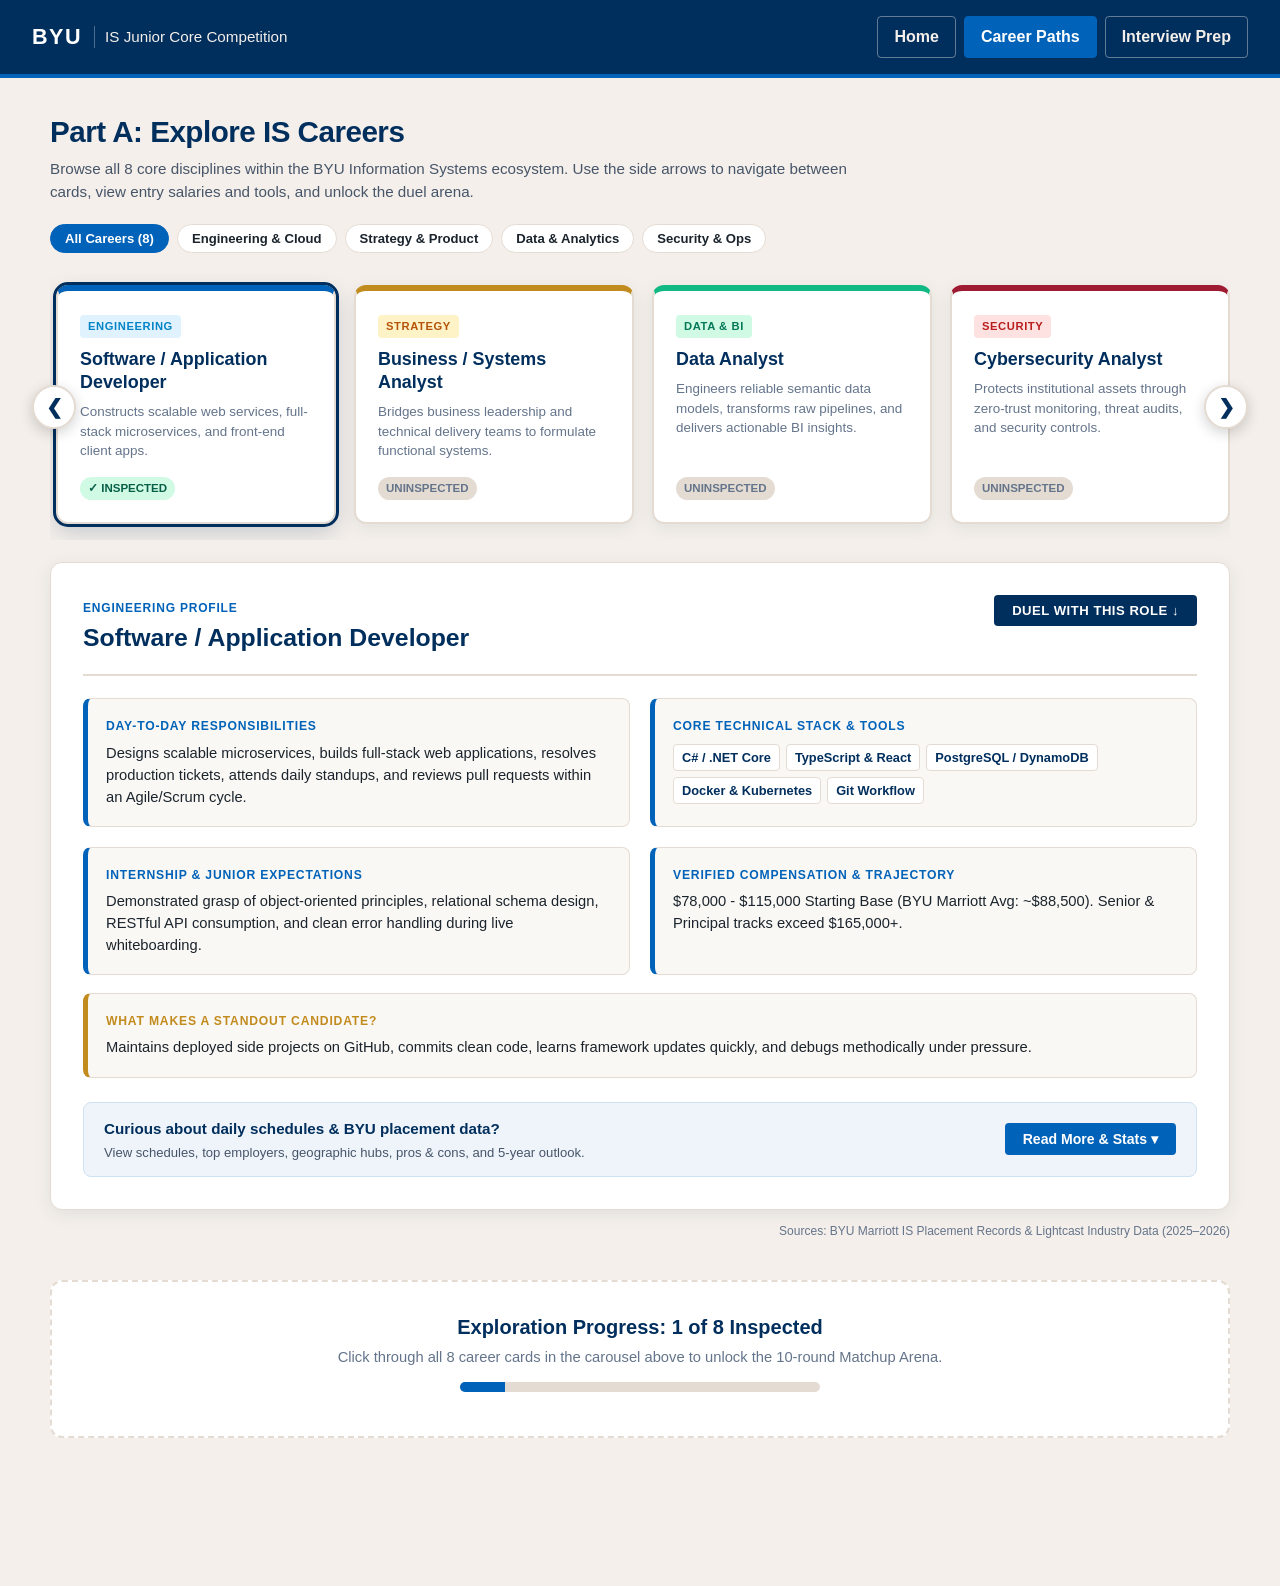
<file: career-exploration.html>
<!DOCTYPE html>
<html lang="en">
<head>
  <meta charset="UTF-8" />
  <meta name="viewport" content="width=device-width, initial-scale=1.0" />
  <title>BYU IS Career Launchpad | Career Discovery & Arena</title>
  <style>
    :root {
      --byu-navy: #002E5D;
      --byu-royal: #0062B8;
      --byu-sand: #F4EFEA;
      --byu-sand-dark: #E4DCD3;
      --byu-slate: #1B242C;
      --byu-white: #FFFFFF;
      --byu-gold: #C28B1E;
      --byu-crimson: #9E1B32;
      --colosseum-stone: #2A2521;
      --colosseum-sand: #3D352E;
      --torch-gold: #FF9E1B;
      --neon-cyan: #00f0ff;
      --shadow-soft: 0 4px 18px rgba(0, 46, 93, 0.08);
      --shadow-hard: 0 16px 40px rgba(0, 0, 0, 0.45);
    }

    * {
      box-sizing: border-box;
      margin: 0;
      padding: 0;
      font-family: -apple-system, BlinkMacSystemFont, "Segoe UI", Roboto, "Helvetica Neue", Arial, sans-serif;
    }

    html {
      scroll-behavior: smooth;
    }

    body {
      background-color: var(--byu-sand);
      color: var(--byu-slate);
      line-height: 1.5;
      padding-bottom: 100px;
    }

    .top-strip {
      background: var(--byu-navy);
      color: var(--byu-white);
      padding: 16px 32px;
      display: flex;
      justify-content: space-between;
      align-items: center;
      border-bottom: 4px solid var(--byu-royal);
    }

    .brand-cluster {
      display: flex;
      align-items: center;
      gap: 12px;
    }

    .brand-title {
      font-size: 1.35rem;
      font-weight: 900;
      letter-spacing: 1.5px;
      text-transform: uppercase;
    }

    .brand-sub {
      font-size: 0.95rem;
      color: var(--byu-sand);
      border-left: 1px solid rgba(255, 255, 255, 0.3);
      padding-left: 10px;
    }

    .launchpad-tabs {
      display: flex;
      align-items: center;
      gap: 8px;
    }

    .launchpad-tabs a {
      color: var(--byu-sand);
      text-decoration: none;
      font-size: 1rem;
      font-weight: 700;
      border: 1px solid rgba(244, 239, 234, 0.4);
      padding: 8px 16px;
      border-radius: 4px;
      transition: all 0.2s;
    }

    .launchpad-tabs a:hover,
    .launchpad-tabs a[aria-current="page"] {
      background: var(--byu-royal);
      color: var(--byu-white);
      border-color: var(--byu-royal);
    }

    @media (max-width: 700px) {
      .top-strip {
        align-items: flex-start;
        flex-direction: column;
        gap: 12px;
      }

      .launchpad-tabs {
        width: 100%;
        overflow-x: auto;
      }

      .launchpad-tabs a {
        white-space: nowrap;
      }
    }

    .content-container {
      max-width: 1220px;
      margin: 32px auto 0;
      padding: 0 20px;
    }

    /* PART A: CAROUSEL */
    .module-section {
      margin-bottom: 40px;
    }

    .section-header {
      margin-bottom: 20px;
    }

    .section-title {
      font-size: 1.85rem;
      font-weight: 900;
      color: var(--byu-navy);
      letter-spacing: -0.5px;
      margin-bottom: 4px;
    }

    .section-subtitle {
      color: #475569;
      font-size: 0.95rem;
      max-width: 820px;
    }

    .carousel-controls-bar {
      display: flex;
      justify-content: flex-start;
      align-items: center;
      margin-bottom: 16px;
    }

    .filter-pills {
      display: flex;
      gap: 8px;
      overflow-x: auto;
      padding-bottom: 4px;
    }

    .pill-btn {
      border: 1px solid var(--byu-sand-dark);
      background: var(--byu-white);
      padding: 6px 14px;
      border-radius: 20px;
      cursor: pointer;
      font-size: 0.82rem;
      font-weight: 700;
      color: var(--byu-slate);
      transition: all 0.2s;
      white-space: nowrap;
    }

    .pill-btn.active {
      background: var(--byu-royal);
      color: var(--byu-white);
      border-color: var(--byu-royal);
    }

    .carousel-outer-wrapper {
      position: relative;
      display: flex;
      align-items: center;
    }

    .side-scroll-btn {
      position: absolute;
      top: 50%;
      transform: translateY(-50%);
      width: 44px;
      height: 44px;
      background: var(--byu-white);
      border: 2px solid var(--byu-sand-dark);
      border-radius: 50%;
      box-shadow: 0 4px 14px rgba(0, 0, 0, 0.18);
      display: flex;
      align-items: center;
      justify-content: center;
      cursor: pointer;
      font-size: 1.25rem;
      font-weight: 900;
      color: var(--byu-navy);
      z-index: 10;
      transition: all 0.2s ease;
      user-select: none;
    }

    .side-scroll-btn:hover {
      background: var(--byu-royal);
      color: var(--byu-white);
      border-color: var(--byu-royal);
      transform: translateY(-50%) scale(1.08);
    }

    .side-scroll-btn.hidden {
      display: none !important;
    }

    .side-scroll-left { left: -18px; }
    .side-scroll-right { right: -18px; }

    @media (max-width: 600px) {
      .side-scroll-left { left: -8px; }
      .side-scroll-right { right: -8px; }
    }

    .carousel-viewport {
      overflow-x: auto;
      scroll-behavior: smooth;
      padding: 12px 6px 16px;
      width: 100%;
      scrollbar-width: none;
      -ms-overflow-style: none;
    }

    .carousel-viewport::-webkit-scrollbar {
      display: none;
    }

    .carousel-track {
      display: flex;
      gap: 18px;
      width: max-content;
    }

    .career-card {
      width: 280px;
      background: var(--byu-white);
      border: 2px solid var(--byu-sand-dark);
      border-radius: 12px;
      padding: 22px;
      cursor: pointer;
      transition: all 0.22s ease-out;
      display: flex;
      flex-direction: column;
      justify-content: space-between;
      box-shadow: var(--shadow-soft);
      position: relative;
    }

    .career-card:hover {
      transform: translateY(-4px);
      box-shadow: 0 10px 24px rgba(0, 46, 93, 0.14);
    }

    .career-card.selected {
      outline: 3px solid var(--byu-navy);
      box-shadow: 0 8px 22px rgba(0, 46, 93, 0.2);
    }

    .card-theme-swe   { border-top: 6px solid #0062B8; }
    .card-theme-ba    { border-top: 6px solid #C28B1E; }
    .card-theme-data  { border-top: 6px solid #10B981; }
    .card-theme-sec   { border-top: 6px solid #9E1B32; }
    .card-theme-pm    { border-top: 6px solid #002E5D; }
    .card-theme-uxpm  { border-top: 6px solid #8B5CF6; }
    .card-theme-erp   { border-top: 6px solid #F59E0B; }
    .card-theme-cloud { border-top: 6px solid #06B6D4; }

    .badge-swe   { background: #E0F2FE; color: #0284C7; }
    .badge-ba    { background: #FEF3C7; color: #B45309; }
    .badge-data  { background: #D1FAE5; color: #047857; }
    .badge-sec   { background: #FEE2E2; color: #B91C1C; }
    .badge-pm    { background: #E2E8F0; color: #002E5D; }
    .badge-uxpm  { background: #EDE9FE; color: #6D28D9; }
    .badge-erp   { background: #FFEDD5; color: #C2410C; }
    .badge-cloud { background: #CFFAFE; color: #0E7490; }

    .card-badge {
      display: inline-block;
      font-size: 0.7rem;
      text-transform: uppercase;
      letter-spacing: 0.6px;
      padding: 3px 8px;
      border-radius: 4px;
      font-weight: 800;
      margin-bottom: 10px;
    }

    .card-title {
      font-size: 1.12rem;
      font-weight: 800;
      color: var(--byu-navy);
      line-height: 1.3;
      margin-bottom: 8px;
    }

    .card-snippet {
      font-size: 0.84rem;
      color: #64748B;
      line-height: 1.45;
      margin-bottom: 16px;
    }

    .card-inspect-tag {
      font-size: 0.72rem;
      font-weight: 800;
      padding: 3px 8px;
      border-radius: 20px;
      width: fit-content;
      text-transform: uppercase;
    }

    .card-inspect-tag.inspected { background: #D1FAE5; color: #065F46; }
    .card-inspect-tag.unopened { background: var(--byu-sand-dark); color: #64748B; }

    .detail-panel {
      background: var(--byu-white);
      border-radius: 12px;
      border: 1px solid var(--byu-sand-dark);
      padding: 32px;
      box-shadow: var(--shadow-soft);
      margin-top: 22px;
    }

    .detail-header-row {
      display: flex;
      justify-content: space-between;
      align-items: flex-start;
      border-bottom: 2px solid var(--byu-sand-dark);
      padding-bottom: 18px;
      margin-bottom: 22px;
      flex-wrap: wrap;
      gap: 12px;
    }

    .detail-heading {
      font-size: 1.55rem;
      font-weight: 900;
      color: var(--byu-navy);
    }

    .detail-grid {
      display: grid;
      grid-template-columns: 1fr 1fr;
      gap: 20px;
    }

    @media (max-width: 768px) {
      .detail-grid { grid-template-columns: 1fr; }
    }

    .detail-cell {
      background: #FAF8F5;
      padding: 18px;
      border-radius: 8px;
      border: 1px solid var(--byu-sand-dark);
      border-left-width: 5px;
    }

    .detail-label {
      font-size: 0.76rem;
      text-transform: uppercase;
      font-weight: 800;
      color: var(--byu-royal);
      letter-spacing: 0.8px;
      margin-bottom: 6px;
    }

    .detail-val {
      font-size: 0.92rem;
      color: var(--byu-slate);
    }

    .pills-group {
      display: flex;
      flex-wrap: wrap;
      gap: 6px;
      margin-top: 8px;
    }

    .tool-pill {
      background: var(--byu-white);
      border: 1px solid var(--byu-sand-dark);
      padding: 3px 8px;
      border-radius: 4px;
      font-size: 0.8rem;
      font-weight: 700;
      color: var(--byu-navy);
    }

    .read-more-bar {
      margin-top: 24px;
      display: flex;
      justify-content: space-between;
      align-items: center;
      background: #EEF4FA;
      border: 1px solid #CFE2F3;
      padding: 14px 20px;
      border-radius: 8px;
    }

    .btn-toggle-readmore {
      background: var(--byu-royal);
      color: var(--byu-white);
      border: none;
      padding: 8px 18px;
      font-size: 0.88rem;
      font-weight: 800;
      border-radius: 4px;
      cursor: pointer;
      transition: background 0.2s;
    }

    .btn-toggle-readmore:hover {
      background: var(--byu-navy);
    }

    .deep-dive-drawer {
      display: none;
      margin-top: 22px;
      border-top: 2px dashed var(--byu-sand-dark);
      padding-top: 24px;
      animation: expandDrawer 0.3s ease-out;
    }

    .deep-dive-drawer.open {
      display: block;
    }

    @keyframes expandDrawer {
      from { opacity: 0; transform: translateY(-10px); }
      to { opacity: 1; transform: translateY(0); }
    }

    .drawer-section-title {
      font-size: 1.15rem;
      font-weight: 800;
      color: var(--byu-navy);
      margin-bottom: 14px;
      display: flex;
      align-items: center;
      gap: 8px;
    }

    .stats-table-wrapper {
      background: var(--byu-white);
      border: 1px solid var(--byu-sand-dark);
      border-radius: 8px;
      overflow: hidden;
      margin-bottom: 22px;
    }

    .stats-table {
      width: 100%;
      border-collapse: collapse;
      font-size: 0.88rem;
      text-align: left;
    }

    .stats-table th {
      background: var(--byu-navy);
      color: var(--byu-white);
      padding: 10px 14px;
      font-weight: 700;
      font-size: 0.8rem;
      text-transform: uppercase;
    }

    .stats-table td {
      padding: 10px 14px;
      border-bottom: 1px solid var(--byu-sand-dark);
      color: #334155;
    }

    .stats-table tr:nth-child(even) td {
      background: #FAF8F5;
    }

    .schedule-timeline {
      background: #FAF8F5;
      border: 1px solid var(--byu-sand-dark);
      border-radius: 8px;
      padding: 18px;
      margin-bottom: 22px;
    }

    .schedule-item {
      display: flex;
      gap: 16px;
      margin-bottom: 12px;
      font-size: 0.88rem;
    }

    .schedule-time {
      font-weight: 800;
      color: var(--byu-royal);
      min-width: 85px;
    }

    .schedule-desc {
      color: var(--byu-slate);
    }

    .pros-cons-grid {
      display: grid;
      grid-template-columns: 1fr 1fr;
      gap: 16px;
      margin-bottom: 22px;
    }

    @media (max-width: 650px) {
      .pros-cons-grid { grid-template-columns: 1fr; }
    }

    .pros-card {
      background: #F0FDF4;
      border: 1px solid #BBF7D0;
      border-radius: 8px;
      padding: 16px;
    }

    .cons-card {
      background: #FEF2F2;
      border: 1px solid #FECACA;
      border-radius: 8px;
      padding: 16px;
    }

    .pros-cons-title {
      font-size: 0.8rem;
      font-weight: 800;
      text-transform: uppercase;
      letter-spacing: 0.6px;
      margin-bottom: 8px;
    }

    .pros-cons-list {
      padding-left: 18px;
      font-size: 0.86rem;
      color: #334155;
    }

    .pros-cons-list li { margin-bottom: 4px; }

    .citation-foot {
      font-size: 0.75rem;
      color: #64748B;
      text-align: right;
      margin-top: 12px;
    }

    /* GATEWAY LOCK */
    .arena-gate {
      background: var(--byu-white);
      border: 2px dashed var(--byu-sand-dark);
      border-radius: 12px;
      padding: 30px;
      text-align: center;
      margin: 32px 0 48px;
      transition: all 0.3s;
    }

    .arena-gate.open {
      border: 2px solid var(--byu-royal);
      background: #F0F6FC;
    }

    .gate-meter {
      max-width: 360px;
      height: 10px;
      background: var(--byu-sand-dark);
      border-radius: 10px;
      margin: 14px auto;
      overflow: hidden;
    }

    .gate-meter-fill {
      height: 100%;
      background: var(--byu-royal);
      width: 12.5%;
      transition: width 0.35s ease;
    }

    .btn-enter-arena {
      background: var(--byu-navy);
      color: var(--byu-white);
      border: none;
      padding: 14px 34px;
      font-size: 0.98rem;
      font-weight: 900;
      border-radius: 4px;
      cursor: pointer;
      letter-spacing: 0.5px;
      text-transform: uppercase;
      transition: all 0.2s;
    }

    .btn-enter-arena:hover {
      background: var(--byu-royal);
      transform: translateY(-2px);
      box-shadow: 0 6px 18px rgba(0, 98, 184, 0.3);
    }

    /* ARENA ORIENTATION CARD */
    .arena-standalone-guide {
      background: var(--byu-white);
      border: 1px solid var(--byu-sand-dark);
      border-radius: 12px;
      padding: 30px 32px;
      margin-bottom: 24px;
      box-shadow: var(--shadow-soft);
      border-left: 6px solid var(--byu-royal);
    }

    .guide-badge {
      display: inline-block;
      font-size: 0.72rem;
      font-weight: 800;
      text-transform: uppercase;
      letter-spacing: 0.8px;
      background: #E0F2FE;
      color: var(--byu-royal);
      padding: 3px 10px;
      border-radius: 4px;
      margin-bottom: 8px;
    }

    .arena-standalone-guide h2 {
      font-size: 1.55rem;
      font-weight: 900;
      color: var(--byu-navy);
      margin-bottom: 6px;
    }

    .arena-standalone-guide p {
      color: #475569;
      font-size: 0.95rem;
      line-height: 1.55;
      max-width: 960px;
      margin-bottom: 20px;
    }

    .guide-steps-row {
      display: grid;
      grid-template-columns: repeat(3, 1fr);
      gap: 16px;
    }

    @media (max-width: 768px) {
      .guide-steps-row { grid-template-columns: 1fr; }
    }

    .guide-step-box {
      background: #FAF8F5;
      border: 1px solid var(--byu-sand-dark);
      border-radius: 8px;
      padding: 16px;
    }

    .step-num {
      font-size: 0.78rem;
      font-weight: 900;
      color: var(--byu-royal);
      text-transform: uppercase;
      margin-bottom: 4px;
    }

    .step-text {
      font-size: 0.88rem;
      color: var(--byu-slate);
      line-height: 1.4;
    }

    /* PART B: COLOSSEUM ARENA */
    .arena-colosseum {
      display: none;
      background: #110e0c;
      border-radius: 16px;
      box-shadow: var(--shadow-hard);
      overflow: hidden;
      color: var(--byu-white);
      margin-top: 20px;
      border: 3px solid #4a3d33;
    }

    .arena-colosseum.unlocked {
      display: block;
      animation: colosseumDeploy 0.5s cubic-bezier(0.16, 1, 0.3, 1);
    }

    @keyframes colosseumDeploy {
      from { opacity: 0; transform: scale(0.97) translateY(30px); }
      to { opacity: 1; transform: scale(1) translateY(0); }
    }

    /* Pinned Top Roster Bar */
    .arena-skyline {
      background: linear-gradient(180deg, #1f1915 0%, #15100d 100%);
      padding: 16px 28px;
      display: flex;
      justify-content: space-between;
      align-items: center;
      border-bottom: 3px solid #3d3027;
      flex-wrap: wrap;
      gap: 16px;
      position: relative;
      z-index: 10;
    }

    .roster-controls-cluster {
      display: flex;
      align-items: center;
      gap: 12px;
      flex-wrap: wrap;
    }

    .roster-picker {
      display: flex;
      align-items: center;
      gap: 10px;
    }

    .roster-select {
      background: #2b231d;
      color: var(--byu-sand);
      border: 1px solid #5a4739;
      border-radius: 4px;
      padding: 8px 12px;
      font-size: 0.92rem;
      font-weight: 700;
      outline: none;
    }

    /* ROMAN COLOSSEUM MAT & ARCHES */
    .battle-canvas {
      background: radial-gradient(circle at center, #3a3028 0%, #17120e 90%);
      position: relative;
      padding: 30px 20px 10px;
      overflow: hidden;
      min-height: 500px;
      display: flex;
      flex-direction: column;
      justify-content: space-between;
    }

    .colosseum-arches {
      position: absolute;
      top: 0;
      left: 0;
      width: 100%;
      height: 180px;
      background-image:
        radial-gradient(ellipse at 15% 30%, transparent 22px, #1c1511 23px, #1c1511 35px, transparent 36px),
        radial-gradient(ellipse at 35% 30%, transparent 22px, #1c1511 23px, #1c1511 35px, transparent 36px),
        radial-gradient(ellipse at 50% 30%, transparent 22px, #1c1511 23px, #1c1511 35px, transparent 36px),
        radial-gradient(ellipse at 65% 30%, transparent 22px, #1c1511 23px, #1c1511 35px, transparent 36px),
        radial-gradient(ellipse at 85% 30%, transparent 22px, #1c1511 23px, #1c1511 35px, transparent 36px);
      opacity: 0.45;
      pointer-events: none;
      z-index: 1;
    }

    .colosseum-torch {
      position: absolute;
      top: 40px;
      width: 18px;
      height: 28px;
      background: #8b4513;
      border-radius: 3px;
      z-index: 2;
    }

    .colosseum-torch::after {
      content: '';
      position: absolute;
      top: -16px;
      left: 2px;
      width: 14px;
      height: 20px;
      background: radial-gradient(circle, #ffe600 20%, #ff5500 80%, transparent);
      border-radius: 50% 50% 20% 20%;
      animation: torchFlicker 0.25s infinite alternate;
      filter: drop-shadow(0 0 10px #ff9e1b);
    }

    @keyframes torchFlicker {
      0% { transform: scale(0.9) rotate(-3deg); opacity: 0.85; }
      100% { transform: scale(1.15) rotate(3deg); opacity: 1; }
    }

    .torch-left { left: 45px; }
    .torch-right { right: 45px; }

    .iron-chain {
      position: absolute;
      width: 100%;
      height: 6px;
      background-image: repeating-linear-gradient(90deg, #443c34 0px, #443c34 8px, #1c1612 9px, #1c1612 16px);
      border-top: 1px solid #706355;
      border-bottom: 1px solid #000;
      z-index: 1;
      opacity: 0.7;
    }
    .chain-1 { top: 120px; }
    .chain-2 { top: 165px; }
    .chain-3 { top: 210px; }

    .fighters-row {
      display: flex;
      justify-content: space-around;
      align-items: flex-end;
      position: relative;
      z-index: 5;
      padding: 0 20px;
      min-height: 260px;
    }

    .fighter-pedestal {
      display: flex;
      flex-direction: column;
      align-items: center;
      width: 220px;
      position: relative;
      transition: transform 0.2s;
    }

    .stone-dais {
      width: 160px;
      height: 16px;
      background: linear-gradient(180deg, #5a4b3e 0%, #2e261f 100%);
      border: 2px solid #736151;
      border-radius: 50%;
      margin-top: -10px;
      box-shadow: 0 10px 25px rgba(0,0,0,0.8);
      z-index: -1;
    }

    .hp-shell {
      width: 160px;
      background: #110e0c;
      border: 2px solid #5a4739;
      border-radius: 6px;
      padding: 3px;
      margin-bottom: 14px;
      box-shadow: 0 0 12px rgba(0,0,0,0.8);
    }

    .hp-fill {
      height: 14px;
      background: linear-gradient(90deg, #22c55e, #15803d);
      border-radius: 3px;
      transition: width 0.4s ease-out, background 0.4s;
      width: 100%;
    }

    .fighter-avatar {
      width: 175px;
      height: 185px;
      position: relative;
      filter: drop-shadow(0 12px 16px rgba(0,0,0,0.7));
    }

    .fighter-title-tag {
      font-size: 0.95rem;
      font-weight: 900;
      color: #e5d8cb;
      margin-top: 8px;
      text-align: center;
      letter-spacing: 0.8px;
      text-shadow: 0 2px 4px #000;
    }

    /* CENTER CLASH HUB */
    .arena-center-hub {
      position: relative;
      display: flex;
      flex-direction: column;
      align-items: center;
      justify-content: center;
      margin-bottom: 24px;
    }

    .stadium-score-bug {
      background: rgba(26, 20, 16, 0.9);
      border: 2px solid #5a4739;
      border-radius: 8px;
      padding: 8px 18px;
      text-align: center;
      box-shadow: 0 6px 20px rgba(0,0,0,0.6);
      position: relative;
      z-index: 5;
    }

    .score-round {
      font-size: 1.15rem;
      font-weight: 900;
      letter-spacing: 2px;
      color: var(--torch-gold);
      text-shadow: 0 0 8px rgba(255, 158, 27, 0.5);
    }

    /* CENTER IMPACT WORDING */
    .arena-center-splash {
      position: absolute;
      top: -46px;
      left: 50%;
      transform: translateX(-50%) scale(0.6);
      font-size: 2.1rem;
      font-weight: 900;
      color: #ffd000;
      letter-spacing: 2px;
      text-shadow: 0 0 14px #ff4800, 0 0 24px #000, 0 2px 6px #000;
      opacity: 0;
      pointer-events: none;
      transition: all 0.22s cubic-bezier(0.175, 0.885, 0.32, 1.275);
      z-index: 25;
      white-space: nowrap;
    }

    .arena-center-splash.show {
      opacity: 1;
      transform: translateX(-50%) scale(1.15);
    }

    /* PUNCH & IMPACT LAYERING */
    .l-lunge { animation: colosseumLungeLeft 0.35s ease-in-out; }
    .r-lunge { animation: colosseumLungeRight 0.35s ease-in-out; }
    .damage-reaction { animation: stoneStagger 0.35s ease-in-out; }

    @keyframes colosseumLungeLeft {
      0% { transform: translateX(0); }
      50% { transform: translateX(120px) rotate(12deg) scale(1.05); }
      100% { transform: translateX(0); }
    }

    @keyframes colosseumLungeRight {
      0% { transform: translateX(0); }
      50% { transform: translateX(-120px) rotate(-12deg) scale(1.05); }
      100% { transform: translateX(0); }
    }

    @keyframes stoneStagger {
      0% { transform: translateX(0); }
      25% { transform: translateX(14px); filter: brightness(2.2) drop-shadow(0 0 16px var(--byu-crimson)); }
      50% { transform: translateX(-10px); }
      75% { transform: translateX(6px); }
      100% { transform: translateX(0); }
    }

    .dilemma-console {
      background: var(--byu-white);
      color: var(--byu-slate);
      border-radius: 10px;
      padding: 24px;
      margin: 18px 20px 20px;
      box-shadow: 0 12px 35px rgba(0,0,0,0.6);
      position: relative;
      z-index: 4;
    }

    .dilemma-title {
      font-size: 1.1rem;
      font-weight: 800;
      color: var(--byu-navy);
      margin-bottom: 18px;
      line-height: 1.4;
    }

    .dilemma-grid {
      display: grid;
      grid-template-columns: 1fr 1fr;
      gap: 12px;
    }

    @media (max-width: 700px) {
      .dilemma-grid { grid-template-columns: 1fr; }
    }

    .dilemma-btn {
      background: var(--byu-sand);
      border: 1px solid var(--byu-sand-dark);
      padding: 14px;
      border-radius: 6px;
      font-size: 0.9rem;
      text-align: left;
      cursor: pointer;
      color: var(--byu-slate);
      font-weight: 500;
      line-height: 1.4;
      transition: all 0.2s;
    }

    .dilemma-btn:hover {
      background: #E8F1F9;
      border-color: var(--byu-royal);
      color: var(--byu-navy);
      transform: translateY(-1px);
    }

    .arena-verdict-box {
      background: var(--byu-white);
      color: var(--byu-slate);
      border-radius: 12px;
      padding: 30px;
      margin: 18px 20px 24px;
      border-top: 6px solid var(--byu-royal);
      display: none;
      box-shadow: 0 10px 30px rgba(0,0,0,0.3);
      text-align: left;
    }

    .verdict-header-row {
      display: flex;
      justify-content: space-between;
      align-items: center;
      border-bottom: 2px solid var(--byu-sand-dark);
      padding-bottom: 14px;
      margin-bottom: 18px;
      flex-wrap: wrap;
      gap: 12px;
    }

    .verdict-header-row h3 {
      font-size: 1.6rem;
      font-weight: 900;
      color: var(--byu-navy);
    }

    .verdict-badge {
      background: #E8F1F9;
      color: var(--byu-royal);
      padding: 4px 12px;
      border-radius: 20px;
      font-size: 0.82rem;
      font-weight: 800;
      text-transform: uppercase;
      letter-spacing: 0.8px;
    }

    .verdict-summary-list {
      list-style: none;
      margin-bottom: 24px;
      display: flex;
      flex-direction: column;
      gap: 10px;
    }

    .verdict-summary-list li {
      background: #FAF8F5;
      padding: 12px 16px;
      border-radius: 6px;
      border-left: 4px solid var(--byu-royal);
      font-size: 0.92rem;
      color: #334155;
    }

    .verdict-summary-list li strong {
      color: var(--byu-navy);
    }

    .verdict-actions {
      display: flex;
      justify-content: flex-end;
      gap: 12px;
      flex-wrap: wrap;
    }

    .btn-secondary {
      background: var(--byu-sand);
      color: var(--byu-slate);
      border: 1px solid var(--byu-sand-dark);
      padding: 10px 20px;
      font-size: 0.92rem;
      font-weight: 800;
      border-radius: 4px;
      cursor: pointer;
      transition: all 0.2s;
    }

    .btn-secondary:hover {
      background: #eae2d8;
    }
  </style>
</head>
<body>

  <header class="top-strip">
    <div class="brand-cluster">
      <span class="brand-title">BYU</span>
      <span class="brand-sub">IS Junior Core Competition</span>
    </div>
    <nav class="launchpad-tabs" aria-label="Main navigation">
      <a href="index.html">Home</a>
      <a href="career-exploration.html" aria-current="page">Career Paths</a>
      <a href="interviews.html">Interview Prep</a>
    </nav>
  </header>

  <main class="content-container">

    <section class="module-section" id="partASection">
      <div class="section-header">
        <h1 class="section-title">Part A: Explore IS Careers</h1>
        <p class="section-subtitle">
          Browse all 8 core disciplines within the BYU Information Systems ecosystem. Use the side arrows to navigate between cards, view entry salaries and tools, and unlock the duel arena.
        </p>
      </div>

      <div class="carousel-controls-bar">
        <div class="filter-pills" id="filterPills">
          <button class="pill-btn active" onclick="filterCarousel('all', this)">All Careers (8)</button>
          <button class="pill-btn" onclick="filterCarousel('engineering', this)">Engineering & Cloud</button>
          <button class="pill-btn" onclick="filterCarousel('strategy', this)">Strategy & Product</button>
          <button class="pill-btn" onclick="filterCarousel('data', this)">Data & Analytics</button>
          <button class="pill-btn" onclick="filterCarousel('security', this)">Security & Ops</button>
        </div>
      </div>

      <div class="carousel-outer-wrapper">
        <button class="side-scroll-btn side-scroll-left" id="scrollBtnLeft" onclick="scrollCarousel(-1)" aria-label="Scroll left">&#10094;</button>

        <div class="carousel-viewport" id="carouselViewport">
          <div class="carousel-track" id="carouselTrack"></div>
        </div>

        <button class="side-scroll-btn side-scroll-right" id="scrollBtnRight" onclick="scrollCarousel(1)" aria-label="Scroll right">&#10095;</button>
      </div>

      <div class="detail-panel" id="detailPanel"></div>
      <p class="citation-foot">Sources: BYU Marriott IS Placement Records & Lightcast Industry Data (2025–2026)</p>
    </section>

    <div class="arena-gate" id="arenaGate">
      <h3 id="gateHeading" style="color: var(--byu-navy); font-size: 1.25rem; margin-bottom: 4px;">Locked: Complete Your Exploration</h3>
      <p id="gateSub" style="color: #64748B; font-size: 0.92rem;">Inspect all 8 career cards above to unlock the 10-round Matchup Arena.</p>
      <div class="gate-meter">
        <div class="gate-meter-fill" id="gateMeterFill"></div>
      </div>
      <button class="btn-enter-arena" id="btnEnterArena" style="display: none;" onclick="unlockStadium()">
        Enter Matchup Arena &darr;
      </button>
    </div>

    <section class="arena-standalone-guide" id="arenaGuideBlock" style="display: none;">
      <span class="guide-badge">Colosseum Comparison Arena</span>
      <h2>Torn Between Two Career Paths? Let Real Decisions Break the Tie.</h2>
      <p>
        Information Systems opens doors to distinct disciplines, and it is normal to like more than one.
        The <strong>Matchup Arena</strong> lets you pick any two career paths you are considering and pits them head-to-head.
        Rather than asking which career is "better," you will navigate 10 realistic, junior-friendly work scenarios.
        Your choices reflect how you naturally like to think, build, and work with teams, revealing which path is genuinely the strongest fit for you before the STEM Fair.
      </p>

      <div class="guide-steps-row">
        <div class="guide-step-box">
          <div class="step-num">Step 1: Choose Your Matchup</div>
          <div class="step-text">Select two distinct career paths you find appealing using the Gladiator 1 and Gladiator 2 dropdowns.</div>
        </div>
        <div class="guide-step-box">
          <div class="step-num">Step 2: Answer Work Dilemmas</div>
          <div class="step-text">Work through 10 scenarios. Each choice awards points and triggers attack animations for matching roles.</div>
        </div>
        <div class="guide-step-box">
          <div class="step-num">Step 3: Unpack Your Alignment</div>
          <div class="step-text">Receive a tailored breakdown detailing why that discipline fits your natural rhythm, along with an action item.</div>
        </div>
      </div>
    </section>

    <section class="arena-colosseum" id="arenaColosseum">
      <div class="arena-skyline">
        <div class="roster-controls-cluster">
          <div class="roster-picker">
            <label style="font-size: 0.8rem; text-transform: uppercase; color: #a89484; font-weight: 800;">Gladiator 1:</label>
            <select class="roster-select" id="rosterCorner1"></select>
          </div>
          <div style="font-size: 1.4rem; font-weight: 900; color: var(--torch-gold); text-shadow: 0 0 10px rgba(255,158,27,0.7);">VS</div>
          <div class="roster-picker">
            <label style="font-size: 0.8rem; text-transform: uppercase; color: #a89484; font-weight: 800;">Gladiator 2:</label>
            <select class="roster-select" id="rosterCorner2"></select>
          </div>
          <button class="btn-enter-arena" style="padding: 8px 18px; font-size: 0.85rem; margin-left: 8px;" onclick="resetMatch()">Rematch</button>
        </div>
      </div>

      <div class="battle-canvas">
        <div class="colosseum-arches"></div>
        <div class="colosseum-torch torch-left"></div>
        <div class="colosseum-torch torch-right"></div>
        <div class="iron-chain chain-1"></div>
        <div class="iron-chain chain-2"></div>
        <div class="iron-chain chain-3"></div>

        <div class="fighters-row">
          <div class="fighter-pedestal" id="pedestalLeft">
            <div class="hp-shell"><div class="hp-fill" id="hpFillLeft"></div></div>
            <div class="fighter-avatar" id="avatarLeft"></div>
            <div class="stone-dais"></div>
            <div class="fighter-title-tag" id="titleLeft">Gladiator 1</div>
          </div>

          <div class="arena-center-hub">
            <div class="arena-center-splash" id="arenaCenterSplash">HIT!</div>
            <div class="stadium-score-bug">
              <div class="score-round" id="roundIndicator">ROUND 1 / 10</div>
              <span style="font-size: 0.72rem; color: #a89484; text-transform: uppercase; letter-spacing: 1px;">Colosseum Trial</span>
            </div>
          </div>

          <div class="fighter-pedestal" id="pedestalRight">
            <div class="hp-shell"><div class="hp-fill" id="hpFillRight"></div></div>
            <div class="fighter-avatar" id="avatarRight"></div>
            <div class="stone-dais"></div>
            <div class="fighter-title-tag" id="titleRight">Gladiator 2</div>
          </div>
        </div>

        <div class="dilemma-console" id="dilemmaConsole">
          <div class="dilemma-title" id="dilemmaTitle">Loading scenario...</div>
          <div class="dilemma-grid" id="dilemmaGrid"></div>
        </div>

        <div class="arena-verdict-box" id="verdictBox">
          <div class="verdict-header-row">
            <div>
              <span style="font-size:0.75rem; font-weight:800; text-transform:uppercase; color:var(--byu-royal);">Duel Outcome</span>
              <h3 id="verdictHeadline">Alignment Determined</h3>
            </div>
            <span class="verdict-badge" id="verdictBadge">Validated Fit</span>
          </div>

          <p id="verdictIntro" style="font-size: 0.98rem; color: #334155; margin-bottom: 16px;"></p>

          <ul class="verdict-summary-list">
            <li id="whyPoint1"><strong>Why this fits you:</strong> Analyzing breakdown...</li>
            <li id="whyPoint2"><strong>Your optimal rhythm:</strong> Analyzing work style...</li>
            <li id="whyPoint3"><strong>STEM Fair action item:</strong> Loading action item...</li>
          </ul>

          <div class="verdict-actions">
            <button class="btn-secondary" onclick="resetMatch()">Test Another Matchup</button>
            <button class="btn-enter-arena" id="btnDeepDive" onclick="deepDiveWinner()">
              Review Role Details &uarr;
            </button>
          </div>
        </div>
      </div>
    </section>

  </main>

  <script>
    // --- 1. DATA REPOSITORY: 8 CORE IS PATHS WITH DETAILED GLADIATOR SVGS ---
    const careerTracks = [
      {
        id: "swe",
        title: "Software / Application Developer",
        categoryGroup: "engineering",
        categoryBadge: "Engineering",
        themeClass: "card-theme-swe",
        badgeClass: "badge-swe",
        accentColor: "#0062B8",
        fighterName: "The Code Titan",
        snippet: "Constructs scalable web services, full-stack microservices, and front-end client apps.",
        dayToDay: "Designs scalable microservices, builds full-stack web applications, resolves production tickets, attends daily standups, and reviews pull requests within an Agile/Scrum cycle.",
        skills: ["C# / .NET Core", "TypeScript & React", "PostgreSQL / DynamoDB", "Docker & Kubernetes", "Git Workflow"],
        internExpectations: "Demonstrated grasp of object-oriented principles, relational schema design, RESTful API consumption, and clean error handling during live whiteboarding.",
        salary: "$78,000 - $115,000 Starting Base (BYU Marriott Avg: ~$88,500). Senior & Principal tracks exceed $165,000+.",
        standout: "Maintains deployed side projects on GitHub, commits clean code, learns framework updates quickly, and debugs methodically under pressure.",
        summaryWhy: "You lean into direct building, hands-on logic, and solving concrete code errors rather than staying in theoretical discussions.",
        summaryRhythm: "Dedicated blocks of uninterrupted building time where you can point to working software at the end of the day.",
        summaryAction: "Bring deployed GitHub repo links to the STEM Fair and practice explaining object-oriented design and algorithm complexity (Big-O).",
        deepDive: {
          expandedOverview: "Software developers in the BYU IS ecosystem construct and maintain scalable applications. Unlike pure computer science theory, IS developers focus on business-aligned web services, database architecture, intuitive interfaces, and enterprise cloud integration.",
          byuStats: {
            bsisAvg: "$74,800",
            mismAvg: "$91,800",
            conversionRate: "37% BSIS / 59% MISM",
            placementRate: "92% (3 mos. post-grad)"
          },
          schedule: [
            { time: "9:00 AM", desc: "Daily standup meeting (15 mins) to review sprint Jira tickets and unblock teammates." },
            { time: "9:30 AM", desc: "Core focus block: Developing a new REST API endpoint in C#/.NET and writing unit tests." },
            { time: "1:00 PM", desc: "GitHub Pull Request reviews: Critiquing teammate code for security and schema efficiency." },
            { time: "2:30 PM", desc: "Architecture sync with Systems Analyst to clarify database schema requirements for next sprint." },
            { time: "4:00 PM", desc: "CI/CD container deployment debugging on Docker / AWS test environments." }
          ],
          topEmployers: ["Lucid Software", "Amazon / AWS", "BambooHR", "Qualtrics", "Apple", "Adobe", "Pattern"],
          topLocations: ["Salt Lake City / Lehi (Silicon Slopes), UT", "Seattle, WA", "Bay Area, CA", "Dallas / Austin, TX"],
          pros: [
            "High starting compensation with fast progression to Senior Engineer ($150k+).",
            "Clear measure of daily productivity (shipped features, passing test suites).",
            "High demand and remote/hybrid work flexibility."
          ],
          cons: [
            "Occasional on-call rotation schedules for unexpected production outages.",
            "Fast-moving technical stacks require continuous learning outside work."
          ],
          outlook: "Strong 5-year growth. As AI-assisted development accelerates boilerplate coding, demand is shifting toward developers who understand complex architecture, system integration, and security."
        },
        svg: `
          <svg viewBox="0 0 175 185" width="100%" height="100%">
            <polygon points="55,55 120,55 130,145 45,145" fill="#1b2533" stroke="#0062B8" stroke-width="2.5"/>
            <path d="M 68 70 Q 88 85 108 70" stroke="#00f0ff" stroke-width="2" fill="none"/>
            <path d="M 72 95 Q 88 110 104 95" stroke="#00f0ff" stroke-width="2" fill="none"/>
            <line x1="88" y1="60" x2="88" y2="135" stroke="#0062B8" stroke-width="2.5"/>
            <path d="M 65 30 Q 88 10 110 30 L 115 50 L 60 50 Z" fill="#2d3748" stroke="#0062B8" stroke-width="2"/>
            <path d="M 60 18 Q 88 0 115 18" stroke="#00f0ff" stroke-width="5" fill="none"/>
            <rect x="70" y="36" width="35" height="7" rx="2" fill="#00f0ff"/>
            <polygon points="145,20 152,130 138,130" fill="#e2e8f0" stroke="#00f0ff" stroke-width="2"/>
            <rect x="135" y="130" width="20" height="8" rx="2" fill="#002E5D"/>
            <rect x="142" y="138" width="6" height="24" rx="2" fill="#475569"/>
            <circle cx="145" cy="164" r="6" fill="#00f0ff"/>
            <text x="141" y="80" font-size="9" font-weight="900" fill="#0062B8" font-family="monospace">&lt;&gt;</text>
            <rect x="15" y="50" width="34" height="95" rx="5" fill="#002E5D" stroke="#00f0ff" stroke-width="2.5"/>
            <circle cx="32" cy="98" r="10" fill="#0062B8" stroke="#ffffff" stroke-width="1.5"/>
            <text x="25" y="102" font-size="10" font-weight="900" fill="#fff" font-family="monospace">01</text>
          </svg>
        `
      },
      {
        id: "ba",
        title: "Business / Systems Analyst",
        categoryGroup: "strategy",
        categoryBadge: "Strategy",
        themeClass: "card-theme-ba",
        badgeClass: "badge-ba",
        accentColor: "#C28B1E",
        fighterName: "The Architecture Maestro",
        snippet: "Bridges business leadership and technical delivery teams to formulate functional systems.",
        dayToDay: "Serves as the vital translator between business leaders and technical engineering teams. Gathers requirements, models data workflows, builds sprint backlogs in Jira, and coordinates user acceptance testing.",
        skills: ["Relational SQL", "Lucidchart / BPMN Modeling", "Jira & Confluence", "Tableau Analytics", "Functional Specification"],
        internExpectations: "Ability to dissect vague executive statements into functional edge cases, query databases to substantiate claims, and facilitate structured backlog refinement meetings.",
        salary: "$70,000 - $94,000 Starting Base. Senior Consulting and Director of Technical Product tracks reach $155,000+.",
        standout: "Demonstrates exceptional communication polish, asks probing questions that expose edge-case logic early, and writes documentation that engineers actually enjoy reading.",
        summaryWhy: "You excel at listening, clarifying goals, and ensuring the team builds the right solution before writing lines of code.",
        summaryRhythm: "Cross-functional collaboration, leading whiteboarding discussions, and translating executive strategy into technical roadmaps.",
        summaryAction: "Highlight process diagrams and user journey specs on your resume, and prepare examples of times you aligned disagreeing teammates.",
        deepDive: {
          expandedOverview: "Business and Systems Analysts are the core problem decoders in the business school. They ensure expensive developer hours aren't wasted on software nobody needs. They map operational workflows, model data schemas, and validate acceptance criteria with users.",
          byuStats: {
            bsisAvg: "$73,200",
            mismAvg: "$89,500",
            conversionRate: "35% BSIS / 52% MISM",
            placementRate: "94% (3 mos. post-grad)"
          },
          schedule: [
            { time: "9:00 AM", desc: "Sprint backlog grooming with software engineers to clarify requirement ambiguities." },
            { time: "10:30 AM", desc: "Stakeholder workshop with Finance & Operations heads to map order fulfillment bottlenecks." },
            { time: "1:00 PM", desc: "SQL validation queries to verify actual transaction patterns against user-reported issues." },
            { time: "2:30 PM", desc: "Drafting BPMN workflow diagrams and acceptance test criteria in Jira." },
            { time: "4:00 PM", desc: "User Acceptance Testing (UAT) walk-through with business end-users." }
          ],
          topEmployers: ["Deloitte", "Goldman Sachs", "PwC", "Credera", "Southwest Airlines", "ExxonMobil", "The Church of Jesus Christ of Latter-day Saints"],
          topLocations: ["Salt Lake City, UT", "Dallas / Fort Worth, TX", "Denver, CO", "Phoenix, AZ"],
          pros: [
            "High exposure to C-suite executives and business leadership early in career.",
            "Fast runway into Product Management or Management Consulting.",
            "Ideal balance of interpersonal communication and technical database modeling."
          ],
          cons: [
            "High meeting density can occasionally leave limited time for independent desk work.",
            "Navigating conflicting stakeholder demands can be politically sensitive."
          ],
          outlook: "Continuous growth. Organizations upgrading legacy tech stacks need analysts who can bridge technical developers with corporate leadership."
        },
        svg: `
          <svg viewBox="0 0 175 185" width="100%" height="100%">
            <polygon points="50,55 125,55 135,150 40,150" fill="#2c241e" stroke="#C28B1E" stroke-width="2.5"/>
            <path d="M 50 55 L 130 145" stroke="#C28B1E" stroke-width="12" stroke-linecap="round"/>
            <circle cx="88" cy="36" r="22" fill="#F4EFEA"/>
            <path d="M 68 28 Q 88 16 108 28" stroke="#C28B1E" stroke-width="4" fill="none"/>
            <circle cx="88" cy="22" r="3" fill="#ffb700"/>
            <line x1="145" y1="15" x2="145" y2="165" stroke="#C28B1E" stroke-width="3.5"/>
            <polygon points="145,5 152,25 138,25" fill="#e2e8f0" stroke="#C28B1E" stroke-width="1.5"/>
            <rect x="18" y="60" width="35" height="60" rx="3" fill="#002E5D" stroke="#ffb700" stroke-width="2"/>
            <line x1="24" y1="72" x2="46" y2="72" stroke="#FFFFFF" stroke-width="2"/>
            <line x1="24" y1="84" x2="42" y2="84" stroke="#ffb700" stroke-width="2"/>
            <line x1="24" y1="96" x2="48" y2="96" stroke="#FFFFFF" stroke-width="2"/>
            <circle cx="145" cy="115" r="7" fill="#C28B1E"/>
            <circle cx="35" cy="115" r="7" fill="#C28B1E"/>
          </svg>
        `
      },
      {
        id: "data",
        title: "Data Analyst",
        categoryGroup: "data",
        categoryBadge: "Data & BI",
        themeClass: "card-theme-data",
        badgeClass: "badge-data",
        accentColor: "#10B981",
        fighterName: "The Insight Alchemist",
        snippet: "Engineers reliable semantic data models, transforms raw pipelines, and delivers actionable BI insights.",
        dayToDay: "Builds clean data transformation pipelines using dbt, maintains Snowflake/BigQuery warehouses, provisions executive semantic layers, and analyzes anomalies in operational KPIs.",
        skills: ["Advanced SQL (Window functions)", "Python (Pandas, NumPy)", "Snowflake / BigQuery", "dbt Modeling", "Power BI / Tableau"],
        internExpectations: "Fluency writing multi-join queries with CTEs, understanding normalization vs. dimensional star-schemas, and building responsive dashboards for end users.",
        salary: "$72,000 - $98,000 Starting Base. Data Engineering and Head of Analytics paths scale to $150,000+.",
        standout: "Transforms messy data into actionable stories, spots misleading trends, and demonstrates disciplined data modeling hygiene.",
        summaryWhy: "You prefer empirical facts over opinions and enjoy uncovering patterns in data to guide business decisions.",
        summaryRhythm: "Exploratory data analysis, writing clean SQL queries, and designing visual dashboards that make decisions straightforward.",
        summaryAction: "Bring portfolio examples of dashboards that answer specific business questions and demonstrate comfort with multi-table joins.",
        deepDive: {
          expandedOverview: "Data Analysts and Analytics Engineers turn messy raw databases into clean decision platforms. In BYU IS, this path marries business acumen with robust data warehouse modeling (star schemas, dbt transformations, and executive visualization).",
          byuStats: {
            bsisAvg: "$73,900",
            mismAvg: "$90,400",
            conversionRate: "34% BSIS / 48% MISM",
            placementRate: "91% (3 mos. post-grad)"
          },
          schedule: [
            { time: "9:00 AM", desc: "Auditing nightly automated dbt data transformation runs in Snowflake." },
            { time: "10:00 AM", desc: "Writing complex window functions in SQL to calculate 30-day user retention cohorts." },
            { time: "1:00 PM", desc: "Building an executive dashboard in Power BI / Tableau for VP of Growth." },
            { time: "3:00 PM", desc: "Investigating a metric discrepancy between web analytics and backend billing records." },
            { time: "4:30 PM", desc: "Documenting metric definitions in the enterprise semantic data dictionary." }
          ],
          topEmployers: ["Domo", "Palantir", "Snowflake", "Overstock / Beyond", "Amazon", "KPMG", "Intermountain Health"],
          topLocations: ["Lehi / Draper, UT", "Seattle, WA", "San Francisco, CA", "Chicago, IL"],
          pros: [
            "Direct impact on major strategic business decisions.",
            "Valuable, transferable skill set spanning every modern industry.",
            "High opportunity to work with modern cloud tech (Snowflake, BigQuery, dbt)."
          ],
          cons: [
            "A large percentage of time is spent cleaning and wrangling dirty, unstandardized data.",
            "Can face pressure when different executives use conflicting metric definitions."
          ],
          outlook: "Strong demand. As companies collect terabytes of operational data, analytics engineers who can transform raw data into reliable business models remain essential."
        },
        svg: `
          <svg viewBox="0 0 175 185" width="100%" height="100%">
            <polygon points="55,55 120,55 130,148 45,148" fill="#064e3b" stroke="#10B981" stroke-width="2.5"/>
            <circle cx="88" cy="35" r="22" fill="#F4EFEA"/>
            <circle cx="95" cy="34" r="8" fill="none" stroke="#10B981" stroke-width="2.5"/>
            <line x1="103" y1="34" x2="110" y2="34" stroke="#10B981" stroke-width="2"/>
            <circle cx="30" cy="85" r="20" fill="#022c22" stroke="#10B981" stroke-width="2.5"/>
            <rect x="20" y="86" width="4" height="10" fill="#10B981"/>
            <rect x="27" y="80" width="4" height="16" fill="#10B981"/>
            <rect x="34" y="74" width="4" height="22" fill="#10B981"/>
            <line x1="145" y1="20" x2="145" y2="165" stroke="#047857" stroke-width="4"/>
            <polygon points="145,10 158,25 145,40 132,25" fill="#10B981" stroke="#fff" stroke-width="1.5"/>
            <circle cx="145" cy="25" r="4" fill="#fff"/>
          </svg>
        `
      },
      {
        id: "sec",
        title: "Cybersecurity Analyst",
        categoryGroup: "security",
        categoryBadge: "Security",
        themeClass: "card-theme-sec",
        badgeClass: "badge-sec",
        accentColor: "#9E1B32",
        fighterName: "The Cyber Sentinel",
        snippet: "Protects institutional assets through zero-trust monitoring, threat audits, and security controls.",
        dayToDay: "Monitors SIEM alert feeds, analyzes authentication logs, implements zero-trust privileges, conducts tabletop threat exercises, and verifies compliance against NIST/CIS frameworks.",
        skills: ["Splunk / Microsoft Sentinel", "Wireshark Packet Analysis", "Linux Bash / Scripting", "Identity & Access (IAM)", "Vulnerability Scanning"],
        internExpectations: "Firm understanding of the OSI model, TCP 3-way handshake mechanics, common OWASP top 10 vectors, and foundational cryptography concepts.",
        salary: "$75,000 - $105,000 Starting Base. Incident Commander and Chief Information Security Officer (CISO) paths reach $175,000+.",
        standout: "Active participant in Collegiate Cyber Defense Competitions (CCDC), holds foundational certifications (Security+, CySA+), and maintains a home lab network.",
        summaryWhy: "You naturally look for risks, vulnerabilities, and worst-case scenarios to keep systems protected before trouble strikes.",
        summaryRhythm: "Deep analytical investigation, inspecting log telemetry, and engineering defenses to protect corporate systems.",
        summaryAction: "Highlight hands-on lab experiments, security certifications (Security+), and familiarity with network traffic fundamentals.",
        deepDive: {
          expandedOverview: "Cybersecurity Analysts protect corporate networks and confidential data. With BYU IS's strong focus on enterprise infrastructure and security labs, graduates step into frontline roles in incident response, threat detection, identity governance, and cyber risk consulting.",
          byuStats: {
            bsisAvg: "$76,100",
            mismAvg: "$93,200",
            conversionRate: "38% BSIS / 61% MISM",
            placementRate: "93% (3 mos. post-grad)"
          },
          schedule: [
            { time: "8:30 AM", desc: "Triage overnight automated SIEM alert queues in Splunk / Sentinel." },
            { time: "10:00 AM", desc: "Investigating a flagged anomalous credential login from an unapproved IP subnet." },
            { time: "1:00 PM", desc: "Running Nessus vulnerability scan across staging server subnets." },
            { time: "2:30 PM", desc: "Meeting with engineering team to enforce zero-trust identity policies on new APIs." },
            { time: "4:00 PM", desc: "Conducting an internal simulated phishing campaign analysis." }
          ],
          topEmployers: ["Deloitte (Cyber Risk)", "PwC", "EY", "Proofpoint", "DigiCert", "Northrop Grumman", "Federal Agencies"],
          topLocations: ["Salt Lake City, UT", "Washington D.C. / Northern VA", "Dallas, TX", "Denver, CO"],
          pros: [
            "Near zero unemployment rate across the industry.",
            "High job security and critical organizational importance.",
            "Continuous hands-on problem-solving against real-world adversaries."
          ],
          cons: [
            "High-stakes stress during active incident breaches.",
            "Compliance audits can involve extensive administrative documentation."
          ],
          outlook: "Skyrocketing demand. Stricter privacy regulations and expanding AI attack vectors make certified cybersecurity analysts an urgent corporate priority."
        },
        svg: `
          <svg viewBox="0 0 175 185" width="100%" height="100%">
            <polygon points="50,50 125,50 135,148 40,148" fill="#1f1818" stroke="#9E1B32" stroke-width="3"/>
            <path d="M 60 30 Q 88 15 115 30 L 120 55 L 55 55 Z" fill="#2d1b1b" stroke="#9E1B32" stroke-width="2"/>
            <rect x="68" y="36" width="40" height="8" rx="2" fill="#ef4444"/>
            <polygon points="12,50 42,30 42,120 12,140" fill="#450a0a" stroke="#9E1B32" stroke-width="2.5"/>
            <line x1="27" y1="55" x2="27" y2="115" stroke="#ef4444" stroke-width="2"/>
            <line x1="16" y1="85" x2="38" y2="85" stroke="#ef4444" stroke-width="2"/>
            <line x1="145" y1="40" x2="145" y2="165" stroke="#52525b" stroke-width="5"/>
            <polygon points="135,35 155,35 160,55 130,55" fill="#9E1B32" stroke="#ef4444" stroke-width="1.5"/>
          </svg>
        `
      },
      {
        id: "pm",
        title: "IT Project Manager",
        categoryGroup: "strategy",
        categoryBadge: "Leadership",
        themeClass: "card-theme-pm",
        badgeClass: "badge-pm",
        accentColor: "#002E5D",
        fighterName: "The Master Tactician",
        snippet: "Coordinates team timelines, eliminates blockers for developers, and ensures milestone delivery.",
        dayToDay: "Coordinates team timelines, removes roadblocks for developers and analysts, manages project budgets, tracks deliverables, and keeps executive sponsors updated on progress.",
        skills: ["Agile / Scrum Frameworks", "Timeline Tools (Asana/Jira)", "Risk Management", "Budget Tracking", "Cross-Team Communication"],
        internExpectations: "Organized note-taking, running focused team meetings, breaking down big projects into smaller weekly tasks, and follow-through on deadlines.",
        salary: "$70,000 - $92,000 Starting Base. Senior Program and Portfolio Managers scale to $145k+.",
        standout: "Extremely reliable follow-through, builds high-trust team environments, and anticipates project blockers days before they become emergencies.",
        summaryWhy: "You naturally organize chaos, keep groups focused on deliverables, and ensure projects cross the finish line smoothly.",
        summaryRhythm: "Sprint facilitation, coordinating teammates, removing project roadblocks, and tracking progress milestones.",
        summaryAction: "Emphasize past leadership roles, Agile/Scrum coursework, and examples of leading group capstones on schedule.",
        deepDive: {
          expandedOverview: "IT Project Managers ensure complex technology initiatives deliver on time and on budget. They balance scope, budget, and schedules, keeping technical engineers, UX designers, and corporate sponsors rowing in the same direction.",
          byuStats: {
            bsisAvg: "$71,500",
            mismAvg: "$88,900",
            conversionRate: "32% BSIS / 45% MISM",
            placementRate: "90% (3 mos. post-grad)"
          },
          schedule: [
            { time: "9:00 AM", desc: "Leading morning standup across cross-functional engineering and design teams." },
            { time: "10:00 AM", desc: "Reviewing sprint burndown charts in Jira and resolving milestone bottlenecks." },
            { time: "1:00 PM", desc: "Budget and resourcing sync with department directors." },
            { time: "2:30 PM", desc: "Risk assessment meeting to plan contingencies for delayed vendor deliveries." },
            { time: "4:00 PM", desc: "Drafting bi-weekly status summary for executive sponsors." }
          ],
          topEmployers: ["Epic Systems", "ExxonMobil", "General Motors", "Fidelity Investments", "Tech Consultancies", "Zions Bancorporation"],
          topLocations: ["Salt Lake City, UT", "Dallas, TX", "Madison, WI", "Atlanta, GA"],
          pros: [
            "Clear career path into Director of Program Management or Chief of Staff.",
            "High variety of daily work spanning multiple departments.",
            "Develops valuable leadership, negotiation, and organizational skills."
          ],
          cons: [
            "Carries accountability for project deadlines without direct managerial authority over engineers.",
            "High communication overhead and status reporting requirements."
          ],
          outlook: "Steady demand. Large corporations investing in digital transformations require disciplined project managers to coordinate complex initiatives."
        },
        svg: `
          <svg viewBox="0 0 175 185" width="100%" height="100%">
            <polygon points="50,55 125,55 132,150 42,150" fill="#0f172a" stroke="#002E5D" stroke-width="2.5"/>
            <circle cx="88" cy="35" r="22" fill="#F4EFEA"/>
            <path d="M 64 30 Q 88 12 112 30 L 115 48 L 60 48 Z" fill="#1e293b" stroke="#C28B1E" stroke-width="2"/>
            <line x1="150" y1="10" x2="150" y2="165" stroke="#C28B1E" stroke-width="4"/>
            <rect x="120" y="20" width="30" height="24" fill="#002E5D" stroke="#C28B1E" stroke-width="1.5"/>
            <text x="126" y="37" font-size="12" font-weight="900" fill="#fff">SP</text>
            <circle cx="32" cy="95" r="22" fill="#1e293b" stroke="#C28B1E" stroke-width="2.5"/>
            <line x1="20" y1="90" x2="38" y2="90" stroke="#38bdf8" stroke-width="2"/>
            <line x1="20" y1="96" x2="44" y2="96" stroke="#22c55e" stroke-width="2"/>
            <line x1="20" y1="102" x2="32" y2="102" stroke="#f59e0b" stroke-width="2"/>
          </svg>
        `
      },
      {
        id: "uxpm",
        title: "UX Designer / Product Manager",
        categoryGroup: "strategy",
        categoryBadge: "Design & Product",
        themeClass: "card-theme-uxpm",
        badgeClass: "badge-uxpm",
        accentColor: "#8B5CF6",
        fighterName: "The Experience Visionary",
        snippet: "Shapes interactive interfaces, runs usability research, and directs product roadmaps.",
        dayToDay: "Conducts user interviews, designs interactive wireframes and prototypes in Figma, gathers customer feedback, and prioritizes the product feature roadmap.",
        skills: ["Figma / Design Systems", "User Research & Usability", "Product Roadmapping", "Prototyping", "A/B Testing Basics"],
        internExpectations: "Empathy for the user experience, building interactive Figma wireframes, and using feedback to justify design choices.",
        salary: "$74,000 - $100,000 Starting Base. VP of Product and Design Lead tracks reach $160k+.",
        standout: "Presents a strong portfolio demonstrating how user feedback directly reshaped an app design into something clean and easy to use.",
        summaryWhy: "You care deeply about how technology feels to real people and prioritize intuitive, friction-free design.",
        summaryRhythm: "Wireframing screens, interviewing users, and collaborating with developers on how features should look and behave.",
        summaryAction: "Bring a portfolio link or Figma prototype showing before-and-after designs driven by user feedback.",
        deepDive: {
          expandedOverview: "UX Designers and Technical Product Managers represent the voice of the customer. They transform complicated technical capabilities into intuitive digital products that users love, balancing business viability, technical feasibility, and design elegance.",
          byuStats: {
            bsisAvg: "$75,400",
            mismAvg: "$92,100",
            conversionRate: "33% BSIS / 50% MISM",
            placementRate: "90% (3 mos. post-grad)"
          },
          schedule: [
            { time: "9:00 AM", desc: "Reviewing user session recordings and heatmap analytics for onboarding drop-offs." },
            { time: "10:30 AM", desc: "Conducting a 45-minute live user interview and prototype testing session." },
            { time: "1:00 PM", desc: "Building high-fidelity interactive wireframes in Figma." },
            { time: "3:00 PM", desc: "Design critique and feasibility review with front-end developers." },
            { time: "4:30 PM", desc: "Updating product feature backlog and prioritization scoring." }
          ],
          topEmployers: ["Qualtrics", "Adobe", "Lucid Software", "BambooHR", "Microsoft", "Pattern", "Consumer Tech Startups"],
          topLocations: ["Salt Lake City / Lehi, UT", "San Francisco / Bay Area, CA", "Seattle, WA", "New York, NY"],
          pros: [
            "Highly creative, visual, and rewarding work seeing users interact with your designs.",
            "Central role steering product feature roadmaps and company vision.",
            "Strong career progression to VP of Product or Chief Product Officer."
          ],
          cons: [
            "Requires balancing subjective design feedback from multiple conflicting stakeholders.",
            "Need to defend design decisions against purely engineering-led shortcuts."
          ],
          outlook: "Growing demand. As software products proliferate, user experience and intuitive design are key competitive differentiators."
        },
        svg: `
          <svg viewBox="0 0 175 185" width="100%" height="100%">
            <polygon points="50,55 125,55 130,150 42,150" fill="#2e1065" stroke="#8B5CF6" stroke-width="2.5"/>
            <circle cx="88" cy="35" r="22" fill="#F4EFEA"/>
            <path d="M 68 28 Q 88 18 108 28" stroke="#ec4899" stroke-width="3.5" fill="none"/>
            <circle cx="88" cy="23" r="4" fill="#8B5CF6"/>
            <circle cx="32" cy="90" r="22" fill="#1e1b4b" stroke="#8B5CF6" stroke-width="2.5"/>
            <circle cx="25" cy="84" r="4" fill="#ec4899"/>
            <circle cx="38" cy="84" r="4" fill="#a855f7"/>
            <circle cx="32" cy="98" r="4" fill="#06b6d4"/>
            <line x1="145" y1="15" x2="145" y2="165" stroke="#ec4899" stroke-width="3.5"/>
            <polygon points="145,5 154,25 136,25" fill="#8B5CF6" stroke="#fff" stroke-width="1.5"/>
          </svg>
        `
      },
      {
        id: "erp",
        title: "ERP / Systems Consultant (SAP, Salesforce)",
        categoryGroup: "strategy",
        categoryBadge: "Enterprise Tech",
        themeClass: "card-theme-erp",
        badgeClass: "badge-erp",
        accentColor: "#F59E0B",
        fighterName: "The Enterprise Integrator",
        snippet: "Customizes major enterprise platforms (Salesforce, SAP) to power corporate revenue and supply chains.",
        dayToDay: "Configures large enterprise platforms (like SAP, Salesforce, or Workday) to match corporate business models, integrates data flows, and guides client implementations.",
        skills: ["Salesforce / SAP Basics", "Business Process Mapping", "Relational Data Modeling", "Client Consulting", "Integration Workflows"],
        internExpectations: "Understanding core business operations (sales, accounting, inventory), learning enterprise platforms quickly, and client communication skills.",
        salary: "$75,000 - $98,000 Starting Base (often includes performance bonuses). Senior Consulting Managers exceed $165k+.",
        standout: "Combines business acumen with technical configurations, and can clearly walk non-technical executives through solutions.",
        summaryWhy: "You enjoy tailoring enterprise tools to solve practical business problems rather than reinventing the wheel with custom code.",
        summaryRhythm: "Client consulting meetings, setting up platform automations, and configuring enterprise database workflows.",
        summaryAction: "Complete trailhead badges or beginner enterprise certs and highlight consulting project experience.",
        deepDive: {
          expandedOverview: "Enterprise Systems Consultants customize multi-million dollar platforms like Salesforce, SAP, and Workday for global companies. They configure business rules, security permissions, and data pipelines to support enterprise sales, finance, and supply chains.",
          byuStats: {
            bsisAvg: "$76,500",
            mismAvg: "$94,200",
            conversionRate: "42% BSIS / 62% MISM",
            placementRate: "95% (3 mos. post-grad)"
          },
          schedule: [
            { time: "9:00 AM", desc: "Client daily check-in call to review enterprise integration milestones." },
            { time: "10:30 AM", desc: "Configuring custom Salesforce flows, Apex logic, or SAP business objects." },
            { time: "1:00 PM", desc: "Validating automated data syncs between ERP platform and corporate databases." },
            { time: "2:30 PM", desc: "Leading hands-on client user training session on new system processes." },
            { time: "4:00 PM", desc: "Documenting custom configuration specifications for client support teams." }
          ],
          topEmployers: ["Accenture", "Deloitte Consulting", "Credera", "PwC", "Connor Group", "Salesforce", "Slalom"],
          topLocations: ["Dallas / Houston, TX", "Salt Lake City, UT", "Chicago, IL", "Denver, CO"],
          pros: [
            "Rapid career advancement, signing bonuses, and strong consulting compensation.",
            "Direct experience with systems powering Fortune 500 enterprises.",
            "High demand for certified platform consultants."
          ],
          cons: [
            "Client consulting can require travel and fluctuating project deadlines.",
            "Platform-specific workflows can feel constrained compared to custom coding."
          ],
          outlook: "Strong demand. As global corporations migrate their core business operations to the cloud, certified Salesforce, SAP, and Workday experts command premium rates."
        },
        svg: `
          <svg viewBox="0 0 175 185" width="100%" height="100%">
            <rect x="50" y="55" width="75" height="95" rx="4" fill="#451a03" stroke="#F59E0B" stroke-width="2.5"/>
            <circle cx="88" cy="35" r="22" fill="#F4EFEA"/>
            <path d="M 64 30 Q 88 15 112 30 L 116 48 L 60 48 Z" fill="#78350f" stroke="#F59E0B" stroke-width="2"/>
            <line x1="145" y1="15" x2="145" y2="165" stroke="#b45309" stroke-width="4"/>
            <circle cx="145" cy="30" r="14" fill="#F59E0B" stroke="#fff" stroke-width="2"/>
            <circle cx="145" cy="30" r="5" fill="#78350f"/>
            <rect x="15" y="65" width="35" height="60" rx="4" fill="#083344" stroke="#F59E0B" stroke-width="2"/>
            <path d="M 22 95 Q 32 85 42 95" stroke="#38bdf8" stroke-width="3" fill="none"/>
            <circle cx="32" cy="108" r="4" fill="#F59E0B"/>
          </svg>
        `
      },
      {
        id: "cloud",
        title: "Cloud / Infrastructure Engineer",
        categoryGroup: "engineering",
        categoryBadge: "Cloud & Ops",
        themeClass: "card-theme-cloud",
        badgeClass: "badge-cloud",
        accentColor: "#06B6D4",
        fighterName: "The Cloud Architect",
        snippet: "Automates server environments, container orchestration, and cloud infrastructure pipelines.",
        dayToDay: "Configures cloud infrastructure (AWS/Azure), manages containerized environments, automates deployments, ensures high availability, and monitors server performance.",
        skills: ["AWS / Azure Basics", "Linux Administration", "Infrastructure as Code", "Networking Fundamentals", "CI/CD Deployment Pipelines"],
        internExpectations: "Understanding virtual machines, cloud storage buckets, basic Linux command-line navigation, and foundational networking (DNS, subnets).",
        salary: "$80,000 - $115,000 Starting Base. DevOps Leads and Principal Cloud Architects scale to $170k+.",
        standout: "Has automated personal server deployments, understands cost/performance trade-offs in cloud setups, and loves building automated systems.",
        summaryWhy: "You care about the backbone of technology, wanting to make sure networks, servers, and cloud environments run reliably.",
        summaryRhythm: "Scripting infrastructure configurations, automating build pipelines, and tuning cloud hosting performance.",
        summaryAction: "Showcase cloud-hosted apps or AWS Cloud Practitioner certification, and speak comfortably about Linux fundamentals.",
        deepDive: {
          expandedOverview: "Cloud and Infrastructure Engineers build the automated hosting environments where modern software lives. They automate provisioning via Terraform, manage Kubernetes containers, optimize cloud computing costs, and ensure zero-downtime deployments.",
          byuStats: {
            bsisAvg: "$78,200",
            mismAvg: "$94,800",
            conversionRate: "40% BSIS / 58% MISM",
            placementRate: "94% (3 mos. post-grad)"
          },
          schedule: [
            { time: "8:30 AM", desc: "Checking Datadog / CloudWatch monitoring telemetry for server latency spikes." },
            { time: "9:30 AM", desc: "Writing Terraform scripts to provision a staging VPC and Redis cache on AWS." },
            { time: "1:00 PM", desc: "Debugging a broken GitHub Actions CI/CD deployment pipeline." },
            { time: "2:30 PM", desc: "Tuning Kubernetes container pod autoscaling parameters." },
            { time: "4:00 PM", desc: "Conducting cloud infrastructure cost optimization and security audits." }
          ],
          topEmployers: ["Amazon Web Services (AWS)", "Microsoft Azure", "Pattern", "Qualtrics", "Health Catalyst", "Tech Startups", "Defense Contractors"],
          topLocations: ["Seattle, WA", "Salt Lake City, UT", "Austin, TX", "Bay Area, CA"],
          pros: [
            "Top-tier starting compensation with significant market demand.",
            "High autonomy automating repetitive operations.",
            "Foundation of modern tech engineering—every modern software team requires cloud expertise."
          ],
          cons: [
            "Steep initial learning curve mastering cloud networking and Linux tooling.",
            "Responsible for resolving major unexpected service outages."
          ],
          outlook: "Rapidly expanding. Multi-cloud architectures, Kubernetes containerization, and enterprise cloud migrations ensure long-term demand for skilled infrastructure engineers."
        },
        svg: `
          <svg viewBox="0 0 175 185" width="100%" height="100%">
            <polygon points="50,55 125,55 130,150 42,150" fill="#082f49" stroke="#06B6D4" stroke-width="2.5"/>
            <circle cx="88" cy="35" r="22" fill="#1B242C"/>
            <path d="M 64 32 Q 88 18 112 32" stroke="#38bdf8" stroke-width="4" fill="none"/>
            <line x1="145" y1="35" x2="145" y2="165" stroke="#0284c7" stroke-width="4"/>
            <path d="M 132 35 L 132 20 M 145 35 L 145 10 M 158 35 L 158 20" stroke="#06B6D4" stroke-width="3" stroke-linecap="round"/>
            <circle cx="32" cy="90" r="24" fill="#0c4a6e" stroke="#38bdf8" stroke-width="2.5"/>
            <polygon points="32,74 44,81 44,95 32,102 20,95 20,81" fill="none" stroke="#fff" stroke-width="1.5"/>
            <circle cx="32" cy="88" r="3" fill="#38bdf8"/>
          </svg>
        `
      }
    ];

    // --- 2. 10 GENERAL SITUATIONAL SCENARIOS ---
    const arenaScenarios = [
      {
        dilemma: "Round 1: When your group is assigned a new semester project, what is the very first thing you naturally want to do?",
        choices: [
          { text: "Jump into code right away to build a working prototype and verify that our idea works.", alignsWith: "swe" },
          { text: "Review the grading requirements, list key user stories, and define the core problem we are solving.", alignsWith: "ba" },
          { text: "Sketch out interface mockups in Figma so the team can visualize what the app should feel like.", alignsWith: "uxpm" },
          { text: "Build a project board, set up milestone deadlines, and assign clear responsibilities to everyone.", alignsWith: "pm" }
        ]
      },
      {
        dilemma: "Round 2: What type of problem sounds most rewarding to solve during your work day?",
        choices: [
          { text: "Tracking down a bug in software logic that has been crashing a feature.", alignsWith: "swe" },
          { text: "Digging through numbers in a database to discover a trend or prove an important hypothesis.", alignsWith: "data" },
          { text: "Discovering how an attacker could bypass a password system and patching the defense.", alignsWith: "sec" },
          { text: "Automating cloud servers and build scripts so software deploys without manual steps.", alignsWith: "cloud" }
        ]
      },
      {
        dilemma: "Round 3: If you had to pick your ideal daily rhythm, which would you pick?",
        choices: [
          { text: "Putting on headphones for several hours of quiet, focused building time without meetings.", alignsWith: "swe" },
          { text: "Facilitating whiteboarding sessions with clients and teammates to design business workflows.", alignsWith: "ba" },
          { text: "Configuring a major enterprise tool (like Salesforce or SAP) to help a business run smoothly.", alignsWith: "erp" },
          { text: "Interviewing users to hear their frustrations and refining designs to make tasks intuitive.", alignsWith: "uxpm" }
        ]
      },
      {
        dilemma: "Round 4: Imagine a campus registration app crashes for hundreds of students. What role do you want to play?",
        choices: [
          { text: "Open the server terminal and database connection logs to fix the infrastructure outage.", alignsWith: "cloud" },
          { text: "Verify that our platform is not suffering an unauthorized cyber breach or credential attack.", alignsWith: "sec" },
          { text: "Coordinate the response team, keep stakeholders updated, and ensure people are working on the top priority.", alignsWith: "pm" },
          { text: "Query the registration tables to calculate exactly which students were blocked and how many were affected.", alignsWith: "data" }
        ]
      },
      {
        dilemma: "Round 5: What kind of frustration drains your energy the fastest in a group setting?",
        choices: [
          { text: "Sitting in long, repetitive meetings where people talk in circles instead of building solutions.", alignsWith: "swe" },
          { text: "Teammates who start writing code without understanding who needs the feature or why it matters.", alignsWith: "ba" },
          { text: "Clunky, confusing digital apps with poor layout choices that make simple tasks painful.", alignsWith: "uxpm" },
          { text: "Disorganized projects with missed deadlines, vague expectations, and zero accountability.", alignsWith: "pm" }
        ]
      },
      {
        dilemma: "Round 6: Which topic sounds most interesting for you to explore during the Junior Core?",
        choices: [
          { text: "Cloud infrastructure (AWS/Azure), automated containers, and high-availability servers.", alignsWith: "cloud" },
          { text: "Advanced SQL queries, data visualization dashboards, and predictive trend modeling.", alignsWith: "data" },
          { text: "Network defense protocols, identity management, and ethical security testing.", alignsWith: "sec" },
          { text: "How enterprise platform architectures (like SAP and Salesforce) run global corporations.", alignsWith: "erp" }
        ]
      },
      {
        dilemma: "Round 7: How do you prefer to convince teammates of your point of view?",
        choices: [
          { text: "By showing a working interactive demo that proves the concept works right in front of them.", alignsWith: "swe" },
          { text: "By presenting clean charts, metrics, and quantitative evidence that back up the point with data.", alignsWith: "data" },
          { text: "By showing visual mockups and customer quotes that illustrate the human experience.", alignsWith: "uxpm" },
          { text: "By walking through a structured requirements diagram that explains risks, costs, and steps.", alignsWith: "ba" }
        ]
      },
      {
        dilemma: "Round 8: If a corporate sponsor asks your team to help grow customer sales, where do you start?",
        choices: [
          { text: "Configure a CRM tool like Salesforce to streamline customer data across the company.", alignsWith: "erp" },
          { text: "Build an analytics dashboard to isolate where potential buyers drop off during checkout.", alignsWith: "data" },
          { text: "Redesign the user signup journey to make onboarding effortless and appealing.", alignsWith: "uxpm" },
          { text: "Ensure the payment flow is secure, compliant, and protected against data leaks.", alignsWith: "sec" }
        ]
      },
      {
        dilemma: "Round 9: What is your preferred way to keep a team project moving forward?",
        choices: [
          { text: "Volunteering to write the backend code or construct the core technical component.", alignsWith: "swe" },
          { text: "Maintaining a shared task board, checking in on blockers, and keeping team morale high.", alignsWith: "pm" },
          { text: "Clarifying the project rubric and making sure our deliverable satisfies all business specs.", alignsWith: "ba" },
          { text: "Automating deployment scripts so the team can test without manual server headaches.", alignsWith: "cloud" }
        ]
      },
      {
        dilemma: "Round 10: Which project outcome would make you proudest to discuss with recruiters at the STEM Fair?",
        choices: [
          { text: "A fully working full-stack web application that I personally coded and deployed.", alignsWith: "swe" },
          { text: "A strategic business analysis where I solved operational problems and mapped new workflows.", alignsWith: "ba" },
          { text: "An enterprise platform configuration that solved real corporate supply chain issues.", alignsWith: "erp" },
          { text: "An automated cloud infrastructure setup with secure firewalls, zero downtime, and containers.", alignsWith: "cloud" }
        ]
      }
    ];

    // --- 3. STATE REPOSITORY ---
    let activeCareerId = "swe";
    const inspectedCareerIds = new Set(["swe"]);
    let currentFilter = "all";
    let fighter1 = null;
    let fighter2 = null;
    let battleRound = 0;
    let score1 = 0;
    let score2 = 0;
    let declaredWinnerId = null;

    // --- 4. PART A CAROUSEL LOGIC ---
    function initPartA() {
      renderCarouselCards();
      renderDetailPanel(activeCareerId);
      updateGatewayStatus();
      updateScrollButtonVisibility();
    }

    function renderCarouselCards() {
      const track = document.getElementById("carouselTrack");
      track.innerHTML = "";

      const filtered = careerTracks.filter(c => {
        if (currentFilter === "all") return true;
        return c.categoryGroup === currentFilter;
      });

      filtered.forEach(c => {
        const isSelected = c.id === activeCareerId;
        const isRead = inspectedCareerIds.has(c.id);

        const card = document.createElement("div");
        card.className = `career-card ${c.themeClass} ${isSelected ? "selected" : ""}`;
        card.onclick = () => selectCareerCard(c.id);
        card.innerHTML = `
          <div>
            <span class="card-badge ${c.badgeClass}">${c.categoryBadge}</span>
            <h3 class="card-title">${c.title}</h3>
            <p class="card-snippet">${c.snippet}</p>
          </div>
          <span class="card-inspect-tag ${isRead ? "inspected" : "unopened"}">
            ${isRead ? "&#10003; Inspected" : "Uninspected"}
          </span>
        `;
        track.appendChild(card);
      });

      updateScrollButtonVisibility();
    }

    function updateScrollButtonVisibility() {
      const btnLeft = document.getElementById("scrollBtnLeft");
      const btnRight = document.getElementById("scrollBtnRight");

      if (currentFilter !== "all") {
        btnLeft.classList.add("hidden");
        btnRight.classList.add("hidden");
      } else {
        btnLeft.classList.remove("hidden");
        btnRight.classList.remove("hidden");
      }
    }

    function selectCareerCard(id) {
      activeCareerId = id;
      inspectedCareerIds.add(id);
      renderCarouselCards();
      renderDetailPanel(id);
      updateGatewayStatus();
    }

    function renderDetailPanel(id) {
      const c = careerTracks.find(item => item.id === id);
      const panel = document.getElementById("detailPanel");

      panel.innerHTML = `
        <div class="detail-header-row">
          <div>
            <span style="font-size:0.75rem; font-weight:800; text-transform:uppercase; color:${c.accentColor}; letter-spacing:0.8px;">${c.categoryBadge} Profile</span>
            <h2 class="detail-heading">${c.title}</h2>
          </div>
          <button class="btn-enter-arena" style="padding: 8px 18px; font-size: 0.82rem;" onclick="queueCareerForDuel('${c.id}')">
            Duel With This Role &darr;
          </button>
        </div>

        <div class="detail-grid">
          <div class="detail-cell" style="border-left-color: ${c.accentColor};">
            <div class="detail-label" style="color: ${c.accentColor};">Day-to-Day Responsibilities</div>
            <p class="detail-val">${c.dayToDay}</p>
          </div>

          <div class="detail-cell" style="border-left-color: ${c.accentColor};">
            <div class="detail-label" style="color: ${c.accentColor};">Core Technical Stack & Tools</div>
            <div class="pills-group">
              ${c.skills.map(s => `<span class="tool-pill">${s}</span>`).join("")}
            </div>
          </div>

          <div class="detail-cell" style="border-left-color: ${c.accentColor};">
            <div class="detail-label" style="color: ${c.accentColor};">Internship & Junior Expectations</div>
            <p class="detail-val">${c.internExpectations}</p>
          </div>

          <div class="detail-cell" style="border-left-color: ${c.accentColor};">
            <div class="detail-label" style="color: ${c.accentColor};">Verified Compensation & Trajectory</div>
            <p class="detail-val">${c.salary}</p>
          </div>
        </div>

        <div class="detail-cell" style="margin-top: 18px; border-left-color: var(--byu-gold);">
          <div class="detail-label" style="color: var(--byu-gold);">What Makes a Standout Candidate?</div>
          <p class="detail-val">${c.standout}</p>
        </div>

        <div class="read-more-bar">
          <div>
            <strong style="color: var(--byu-navy); font-size: 0.95rem;">Curious about daily schedules & BYU placement data?</strong>
            <p style="font-size: 0.82rem; color: #475569; margin-top: 2px;">View schedules, top employers, geographic hubs, pros & cons, and 5-year outlook.</p>
          </div>
          <button class="btn-toggle-readmore" id="btnToggleDrawer" onclick="toggleDeepDiveDrawer()">
            Read More & Stats &#9662;
          </button>
        </div>

        <div class="deep-dive-drawer" id="deepDiveDrawer">
          <div class="drawer-section-title">
            <span>&#128202;</span> Official BYU IS Placement Benchmarks (iscareers.byu.edu)
          </div>

          <div class="stats-table-wrapper">
            <table class="stats-table">
              <thead>
                <tr>
                  <th>Degree Track</th>
                  <th>Avg. Starting Base</th>
                  <th>Internship to Full-Time Conversion</th>
                  <th>3-Month Placement Rate</th>
                </tr>
              </thead>
              <tbody>
                <tr>
                  <td><strong>Undergraduate (BSIS)</strong></td>
                  <td>${c.deepDive.byuStats.bsisAvg}</td>
                  <td>${c.deepDive.byuStats.conversionRate.split("/")[0]}</td>
                  <td>${c.deepDive.byuStats.placementRate}</td>
                </tr>
                <tr>
                  <td><strong>Graduate (MISM)</strong></td>
                  <td>${c.deepDive.byuStats.mismAvg}</td>
                  <td>${c.deepDive.byuStats.conversionRate.split("/")[1] || "59%"}</td>
                  <td>94%</td>
                </tr>
              </tbody>
            </table>
          </div>

          <div class="detail-grid" style="margin-bottom: 22px;">
            <div class="detail-cell" style="border-left-color: var(--byu-royal);">
              <div class="detail-label">Top Hiring Employers (BYU Alumni Footprint)</div>
              <div class="pills-group">
                ${c.deepDive.topEmployers.map(emp => `<span class="tool-pill" style="background:#EBF3FA; color:var(--byu-navy);">${emp}</span>`).join("")}
              </div>
            </div>

            <div class="detail-cell" style="border-left-color: var(--byu-navy);">
              <div class="detail-label">Top Geographic Placement Hubs</div>
              <p class="detail-val">${c.deepDive.topLocations.join(" • ")}</p>
            </div>
          </div>

          <div class="drawer-section-title">
            <span>&#9200;</span> Realistic Day-in-the-Life Schedule
          </div>
          <div class="schedule-timeline">
            ${c.deepDive.schedule.map(s => `
              <div class="schedule-item">
                <div class="schedule-time">${s.time}</div>
                <div class="schedule-desc">${s.desc}</div>
              </div>
            `).join("")}
          </div>

          <div class="drawer-section-title">
            <span>&#9878;</span> Pros & Cons of the Role
          </div>
          <div class="pros-cons-grid">
            <div class="pros-card">
              <div class="pros-cons-title" style="color: #15803D;">&#10003; Role Advantages (Pros)</div>
              <ul class="pros-cons-list">
                ${c.deepDive.pros.map(p => `<li>${p}</li>`).join("")}
              </ul>
            </div>
            <div class="cons-card">
              <div class="pros-cons-title" style="color: #B91C1C;">&#9888; Common Trade-Offs (Cons)</div>
              <ul class="pros-cons-list">
                ${c.deepDive.cons.map(cn => `<li>${cn}</li>`).join("")}
              </ul>
            </div>
          </div>

          <div class="detail-cell" style="border-left-color: #10B981; background: #F0FDF4;">
            <div class="detail-label" style="color: #047857;">5-Year Industry Outlook</div>
            <p class="detail-val" style="color: #166534;">${c.deepDive.outlook}</p>
          </div>
        </div>
      `;
    }

    function toggleDeepDiveDrawer() {
      const drawer = document.getElementById("deepDiveDrawer");
      const btn = document.getElementById("btnToggleDrawer");
      if (!drawer) return;

      if (drawer.classList.contains("open")) {
        drawer.classList.remove("open");
        btn.innerHTML = "Read More & Stats &#9662;";
      } else {
        drawer.classList.add("open");
        btn.innerHTML = "Hide Deep Dive &#9652;";
      }
    }

    function scrollCarousel(direction) {
      const viewport = document.getElementById("carouselViewport");
      const cardWidth = 300;
      viewport.scrollBy({ left: direction * cardWidth, behavior: "smooth" });
    }

    function filterCarousel(category, btn) {
      document.querySelectorAll(".pill-btn").forEach(b => b.classList.remove("active"));
      btn.classList.add("active");
      currentFilter = category;
      renderCarouselCards();
    }

    function updateGatewayStatus() {
      const count = inspectedCareerIds.size;
      const total = careerTracks.length;
      const pct = (count / total) * 100;

      document.getElementById("gateMeterFill").style.width = `${pct}%`;

      if (count === total) {
        const gate = document.getElementById("arenaGate");
        gate.classList.add("open");
        document.getElementById("gateHeading").innerText = "All 8 Career Profiles Explored!";
        document.getElementById("gateSub").innerText = "You have reviewed all 8 tracks. The Comparison Arena is unlocked.";
        document.getElementById("btnEnterArena").style.display = "inline-block";
      } else {
        document.getElementById("gateHeading").innerText = `Exploration Progress: ${count} of ${total} Inspected`;
        document.getElementById("gateSub").innerText = "Click through all 8 career cards in the carousel above to unlock the 10-round Matchup Arena.";
      }
    }

    function queueCareerForDuel(id) {
      unlockStadium();
      document.getElementById("rosterCorner1").value = id;
      const other = careerTracks.find(c => c.id !== id);
      if (other) document.getElementById("rosterCorner2").value = other.id;
      resetMatch();
    }

    function unlockStadium() {
      const guideBlock = document.getElementById("arenaGuideBlock");
      const arena = document.getElementById("arenaColosseum");

      guideBlock.style.display = "block";
      arena.classList.add("unlocked");

      initRosterDropdowns();
      resetMatch();
      guideBlock.scrollIntoView({ behavior: "smooth" });
    }

    // --- 5. PART B: ARENA ENGINE (10 ROUNDS) ---
    function initRosterDropdowns() {
      const s1 = document.getElementById("rosterCorner1");
      const s2 = document.getElementById("rosterCorner2");
      s1.innerHTML = "";
      s2.innerHTML = "";

      careerTracks.forEach((c, idx) => {
        s1.innerHTML += `<option value="${c.id}" ${idx === 0 ? "selected" : ""}>${c.fighterName} (${c.title.split("/")[0]})</option>`;
        s2.innerHTML += `<option value="${c.id}" ${idx === 1 ? "selected" : ""}>${c.fighterName} (${c.title.split("/")[0]})</option>`;
      });

      s1.onchange = resetMatch;
      s2.onchange = resetMatch;
    }

    function resetMatch() {
      const id1 = document.getElementById("rosterCorner1").value;
      const id2 = document.getElementById("rosterCorner2").value;

      if (id1 === id2) {
        alert("Please select two distinct careers to duel!");
        return;
      }

      fighter1 = careerTracks.find(c => c.id === id1);
      fighter2 = careerTracks.find(c => c.id === id2);

      battleRound = 0;
      score1 = 0;
      score2 = 0;
      declaredWinnerId = null;

      document.getElementById("titleLeft").innerText = fighter1.fighterName;
      document.getElementById("titleRight").innerText = fighter2.fighterName;

      document.getElementById("avatarLeft").innerHTML = fighter1.svg;
      document.getElementById("avatarRight").innerHTML = fighter2.svg;

      document.getElementById("verdictBox").style.display = "none";
      document.getElementById("dilemmaConsole").style.display = "block";

      refreshHealthGauges();
      presentDilemma(0);
    }

    function refreshHealthGauges() {
      const totalRounds = arenaScenarios.length;
      const pct1 = Math.max(12, 100 - (score2 * (100 / totalRounds)));
      const pct2 = Math.max(12, 100 - (score1 * (100 / totalRounds)));

      const bar1 = document.getElementById("hpFillLeft");
      const bar2 = document.getElementById("hpFillRight");

      bar1.style.width = pct1 + "%";
      bar2.style.width = pct2 + "%";

      bar1.style.background = pct1 < 40 ? "var(--byu-crimson)" : "linear-gradient(90deg, #22c55e, #15803d)";
      bar2.style.background = pct2 < 40 ? "var(--byu-crimson)" : "linear-gradient(90deg, #22c55e, #15803d)";
    }

    function shuffleArray(array) {
      const arr = [...array];
      for (let i = arr.length - 1; i > 0; i--) {
        const j = Math.floor(Math.random() * (i + 1));
        [arr[i], arr[j]] = [arr[j], arr[i]];
      }
      return arr;
    }

    function presentDilemma(roundIndex) {
      if (roundIndex >= arenaScenarios.length) {
        declareArenaWinner();
        return;
      }

      document.getElementById("roundIndicator").innerText = `ROUND ${roundIndex + 1} / ${arenaScenarios.length}`;
      const item = arenaScenarios[roundIndex];
      document.getElementById("dilemmaTitle").innerText = item.dilemma;

      const grid = document.getElementById("dilemmaGrid");
      grid.innerHTML = "";

      const randomizedOptions = shuffleArray(item.choices);

      randomizedOptions.forEach(opt => {
        const btn = document.createElement("button");
        btn.className = "dilemma-btn";
        btn.innerText = opt.text;
        btn.onclick = () => handleStrike(opt.alignsWith);
        grid.appendChild(btn);
      });
    }

    function handleStrike(selectedRole) {
      const pedLeft = document.getElementById("pedestalLeft");
      const pedRight = document.getElementById("pedestalRight");
      const centerSplash = document.getElementById("arenaCenterSplash");

      const matchLeft = (selectedRole === fighter1.id);
      const matchRight = (selectedRole === fighter2.id);

      if (matchLeft) {
        score1++;
        pedLeft.classList.add("l-lunge");
        setTimeout(() => {
          pedRight.classList.add("damage-reaction");
          centerSplash.innerText = `HIT!`;
          centerSplash.classList.add("show");
        }, 140);
      } else if (matchRight) {
        score2++;
        pedRight.classList.add("r-lunge");
        setTimeout(() => {
          pedLeft.classList.add("damage-reaction");
          centerSplash.innerText = `HIT!`;
          centerSplash.classList.add("show");
        }, 140);
      } else {
        score1 += 0.5;
        score2 += 0.5;
        pedLeft.classList.add("l-lunge");
        pedRight.classList.add("r-lunge");
        setTimeout(() => {
          centerSplash.innerText = "CLASH!";
          centerSplash.classList.add("show");
        }, 140);
      }

      setTimeout(() => {
        pedLeft.classList.remove("l-lunge", "damage-reaction");
        pedRight.classList.remove("r-lunge", "damage-reaction");
        centerSplash.classList.remove("show");

        refreshHealthGauges();
        battleRound++;
        presentDilemma(battleRound);
      }, 700);
    }

    // --- 6. SIMPLIFIED VERDICT LOGIC ---
    function declareArenaWinner() {
      document.getElementById("dilemmaConsole").style.display = "none";
      const box = document.getElementById("verdictBox");
      box.style.display = "block";

      const headline = document.getElementById("verdictHeadline");
      const intro = document.getElementById("verdictIntro");
      const badge = document.getElementById("verdictBadge");
      const p1 = document.getElementById("whyPoint1");
      const p2 = document.getElementById("whyPoint2");
      const p3 = document.getElementById("whyPoint3");
      const deepDiveBtn = document.getElementById("btnDeepDive");

      let winner = null;
      let runnerUp = null;

      if (score1 > score2) {
        winner = fighter1;
        runnerUp = fighter2;
      } else if (score2 > score1) {
        winner = fighter2;
        runnerUp = fighter1;
      }

      if (winner) {
        declaredWinnerId = winner.id;
        badge.innerText = `${winner.title.split("/")[0]} Wins`;
        headline.innerText = `Dominant Fit: ${winner.fighterName} (${winner.title.split("/")[0]})`;
        intro.innerHTML = `Across 10 situational questions, your preferences and project habits aligned closer to <strong>${winner.title}</strong> than <strong>${runnerUp.title}</strong>.`;

        p1.innerHTML = `<strong>Why this fits you:</strong> ${winner.summaryWhy}`;
        p2.innerHTML = `<strong>Your optimal rhythm:</strong> ${winner.summaryRhythm}`;
        p3.innerHTML = `<strong>STEM Fair action item:</strong> ${winner.summaryAction}`;

        deepDiveBtn.innerText = `Review ${winner.title.split("/")[0]} Details ↑`;
      } else {
        declaredWinnerId = fighter1.id;
        badge.innerText = `Tie (5–5)`;
        headline.innerText = `Balanced Fit: ${fighter1.title.split("/")[0]} & ${fighter2.title.split("/")[0]}`;
        intro.innerHTML = `You scored an even split between <strong>${fighter1.title}</strong> and <strong>${fighter2.title}</strong>, demonstrating a versatile hybrid profile.`;

        p1.innerHTML = `<strong>Why this fits you:</strong> You balance hands-on technical execution with high-level team coordination without getting locked into one mold.`;
        p2.innerHTML = `<strong>Your optimal rhythm:</strong> Alternating between collaborative problem-solving discussions and independent technical delivery.`;
        p3.innerHTML = `<strong>STEM Fair action item:</strong> Pick one primary project emphasis for your resume before the fair to give recruiters a clear focal point.`;

        deepDiveBtn.innerText = `Review ${fighter1.title.split("/")[0]} Details ↑`;
      }

      box.scrollIntoView({ behavior: "smooth" });
    }

    function deepDiveWinner() {
      if (!declaredWinnerId) return;
      selectCareerCard(declaredWinnerId);
      const partA = document.getElementById("partASection");
      if (partA) {
        partA.scrollIntoView({ behavior: "smooth" });
      }
    }

    // --- INITIALIZATION ---
    document.addEventListener("DOMContentLoaded", initPartA);
  </script>
</body>
</html>
</file>
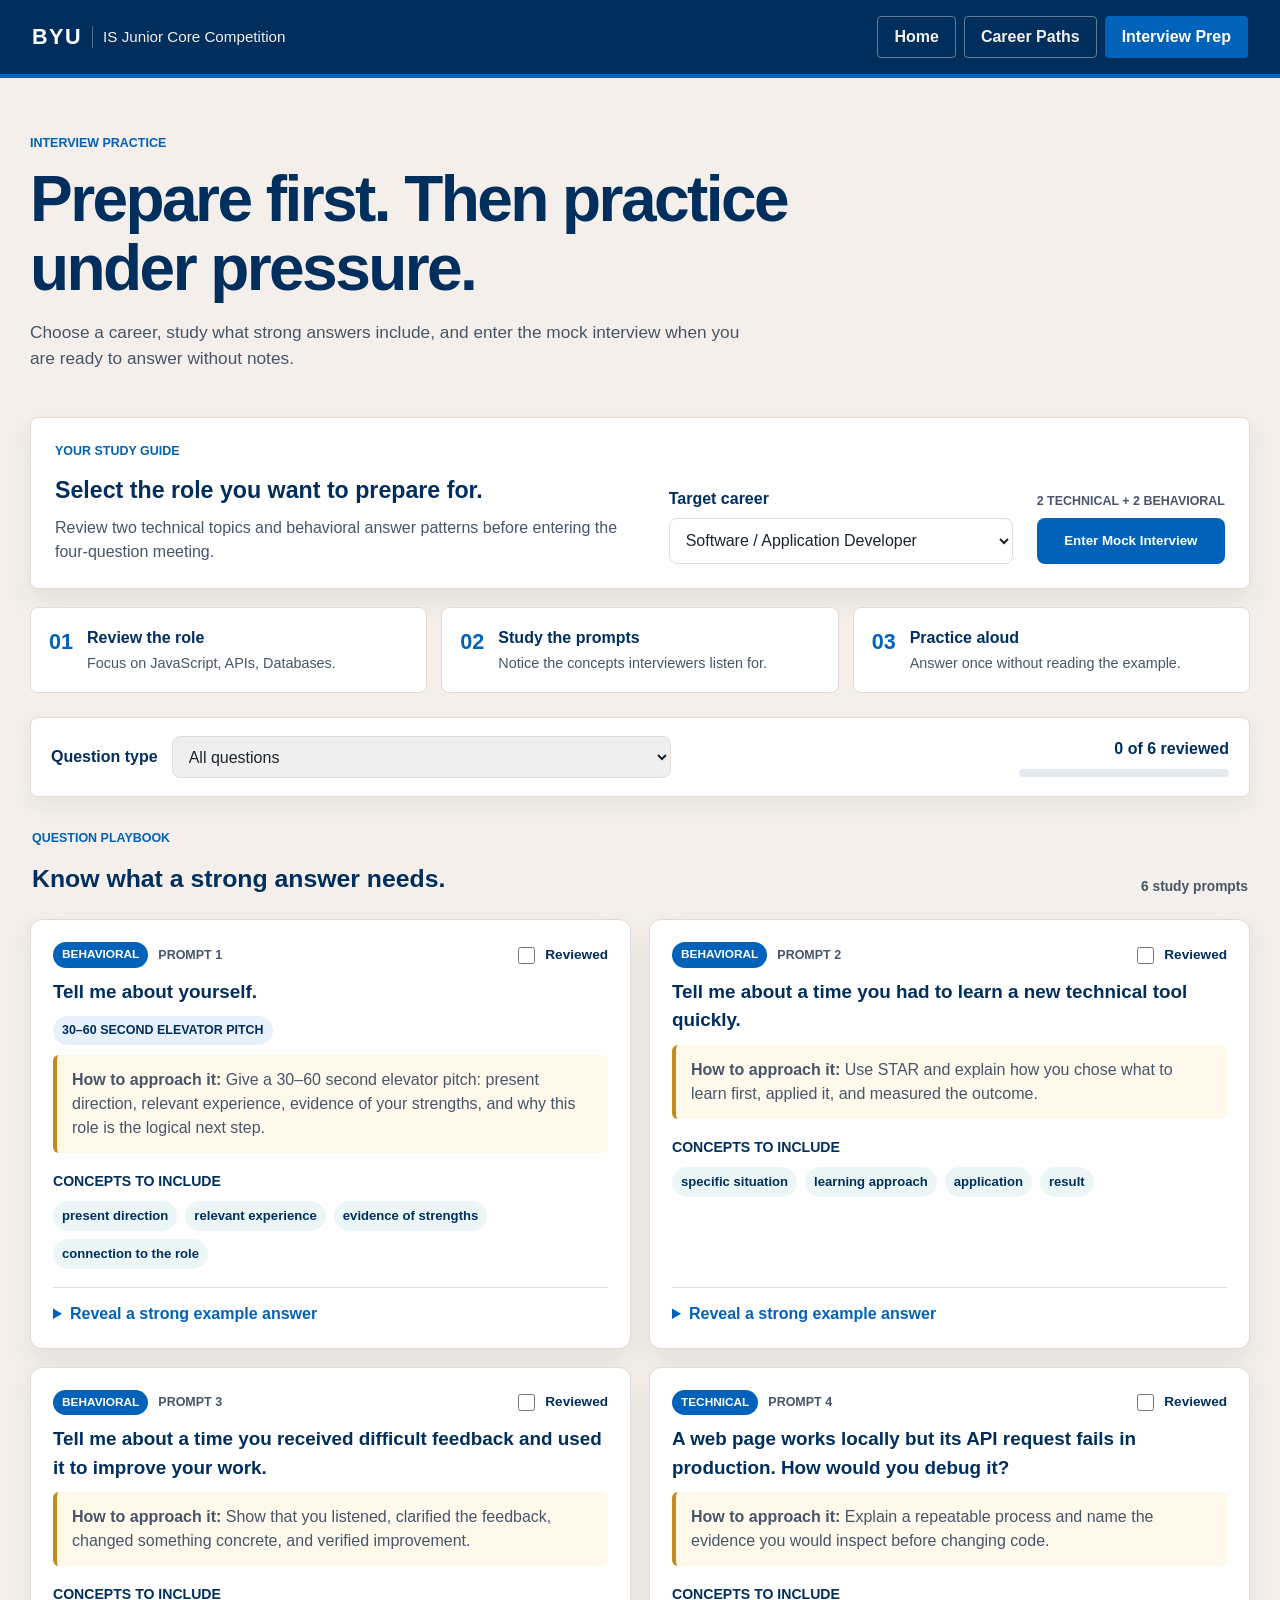
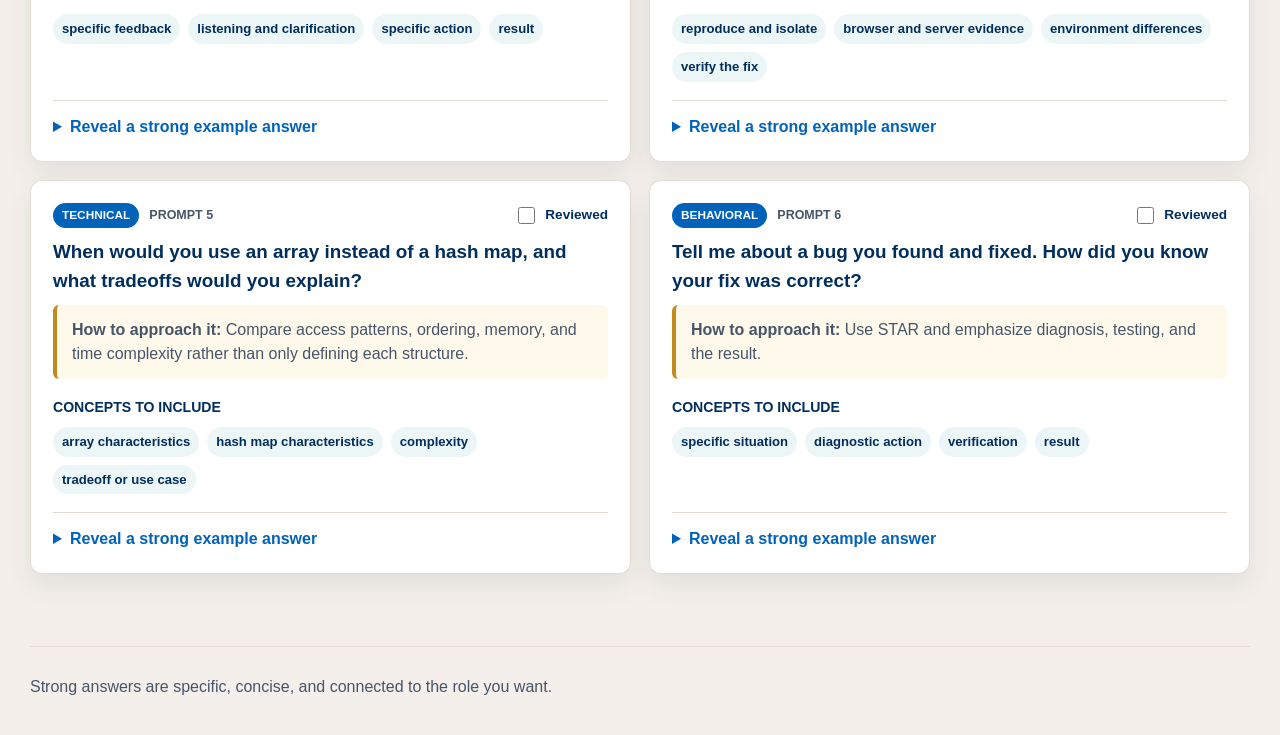
<file: interviews.html>
<!DOCTYPE html>
<html lang="en">
<head>
    <meta charset="UTF-8">
    <meta name="viewport" content="width=device-width, initial-scale=1.0">
    <title>Interview Prep | IS Career Launchpad</title>
    <link rel="stylesheet" href="css/global.css">
    <link rel="stylesheet" href="css/interviews.css">
</head>

<body>
    <header class="site-header">
        <nav class="nav-bar" aria-label="Main navigation">
            <a class="brand" href="index.html" aria-label="IS Career Launchpad home">
                <span class="brand-title">BYU</span>
                <span class="brand-subtitle">IS Junior Core Competition</span>
            </a>

            <div class="nav-links">
                <a href="index.html">Home</a>
                <a href="career-exploration.html">Career Paths</a>
                <a href="interviews.html" aria-current="page">Interview Prep</a>
            </div>
        </nav>
    </header>

    <main>
        <section class="page-hero compact-hero" aria-labelledby="interviews-title">
            <p class="eyebrow">Interview practice</p>
            <h1 id="interviews-title">Prepare first. Then practice under pressure.</h1>
            <p>
                Choose a career, study what strong answers include, and enter the mock interview
                when you are ready to answer without notes.
            </p>
        </section>

        <section class="study-setup" aria-labelledby="study-title">
            <div class="study-setup-copy">
                <p class="eyebrow">Your study guide</p>
                <h2 id="study-title">Select the role you want to prepare for.</h2>
                <p>Review two technical topics and behavioral answer patterns before entering the four-question meeting.</p>
            </div>
            <div class="role-picker">
                <label for="careerRole">Target career</label>
                <select id="careerRole"></select>
            </div>
            <div class="study-action">
                <span>2 technical + 2 behavioral</span>
                <button class="button button-primary" type="button" id="enterMockInterview">
                    Enter Mock Interview
                </button>
            </div>
        </section>

        <section class="study-overview" aria-label="Study guide overview">
            <article>
                <span class="overview-number">01</span>
                <div><strong>Review the role</strong><p id="roleFocus"></p></div>
            </article>
            <article>
                <span class="overview-number">02</span>
                <div><strong>Study the prompts</strong><p>Notice the concepts interviewers listen for.</p></div>
            </article>
            <article>
                <span class="overview-number">03</span>
                <div><strong>Practice aloud</strong><p>Answer once without reading the example.</p></div>
            </article>
        </section>

        <section class="interview-layout">
            <div>
                <div class="toolbar" aria-label="Question filters">
                    <div class="filter-control">
                        <label for="questionType">Question type</label>
                        <select id="questionType">
                            <option value="all">All questions</option>
                            <option value="behavioral">Behavioral</option>
                            <option value="technical">Technical</option>
                        </select>
                    </div>
                    <div class="study-progress" aria-live="polite">
                        <strong id="studyProgress">0 of 5 reviewed</strong>
                        <div class="progress-track"><span id="studyProgressBar"></span></div>
                    </div>
                </div>

                <section class="question-list" id="questionList" aria-live="polite"></section>
            </div>
        </section>
    </main>

    <footer class="site-footer">
        <p>Strong answers are specific, concise, and connected to the role you want.</p>
    </footer>

    <script src="js/data.js"></script>
    <script src="js/interview-data.js"></script>
    <script src="js/interview-scoring.js"></script>
    <script src="js/interviews.js"></script>
    <script src="js/app.js"></script>
</body>
</html>
</file>
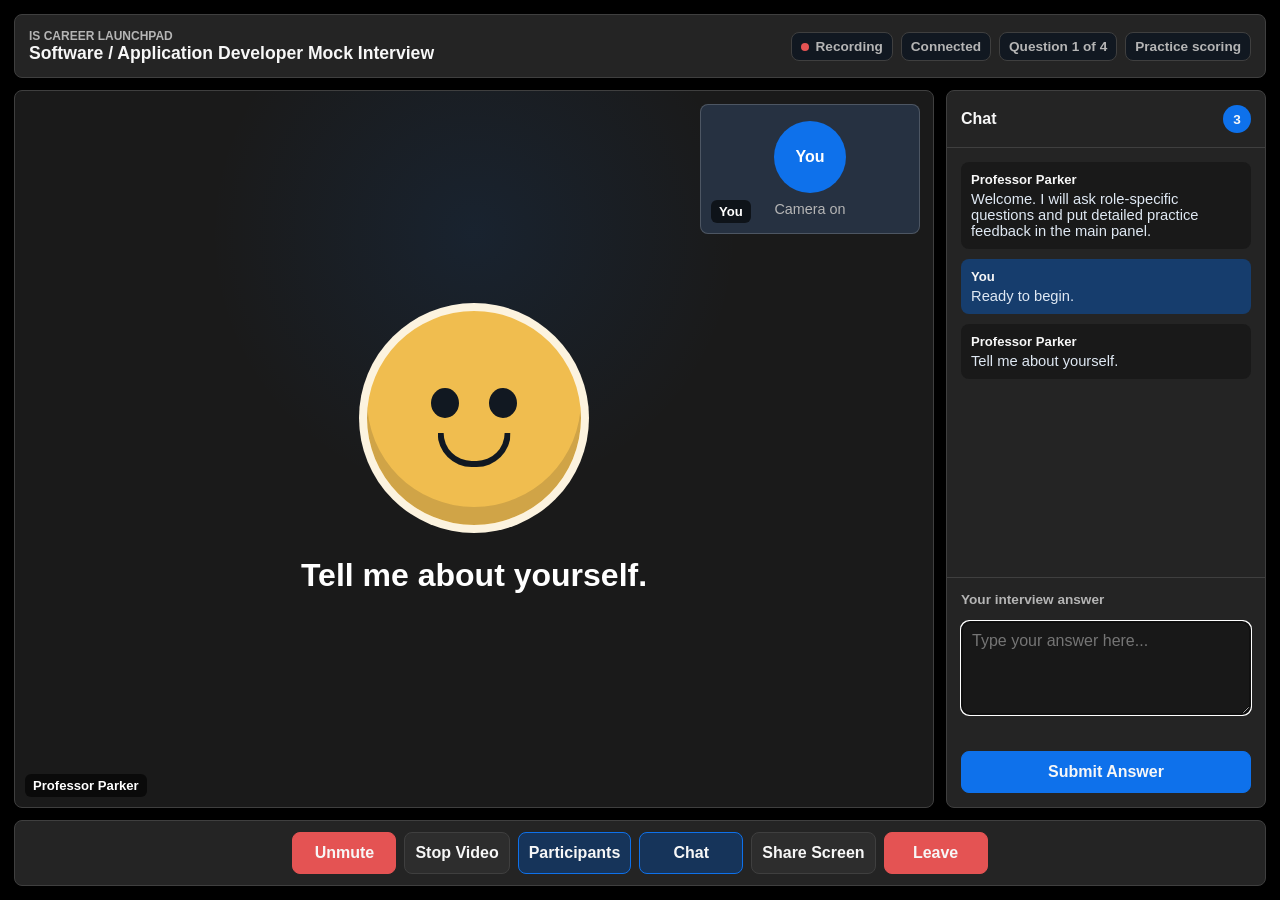
<file: mock-interview.html>
<!DOCTYPE html>
<html lang="en">
<head>
    <meta charset="UTF-8">
    <meta name="viewport" content="width=device-width, initial-scale=1.0">
    <title>Mock Interview Meeting | IS Career Launchpad</title>
    <link rel="stylesheet" href="css/mock-interview.css">
</head>

<body>
    <main class="meeting-shell">
        <header class="meeting-status">
            <div>
                <p class="meeting-kicker">IS Career Launchpad</p>
                <h1 id="meetingTitle">Mock Interview</h1>
            </div>
            <div class="status-items" aria-label="Meeting status">
                <span class="recording-dot">Recording</span>
                <span id="connectionStatus">Connected</span>
                <span id="questionStatus">Question 1 of 3</span>
                <span title="Scores use transparent keyword and answer-structure rules.">Practice scoring</span>
            </div>
        </header>

        <section class="meeting-stage" aria-label="Video meeting">
            <div class="video-area">
                <article class="main-video interviewer-main" id="mainVideo" aria-label="Main speaker">
                    <div class="screen-share-preview" id="screenSharePreview" hidden>
                        <div class="share-window">
                            <span></span>
                            <span></span>
                            <span></span>
                        </div>
                        <p>Shared interview notes</p>
                    </div>

                    <div class="speaker-content" id="speakerContent">
                        <div class="character-face" id="characterFace" aria-hidden="true">
                            <span class="character-eye left-eye"></span>
                            <span class="character-eye right-eye"></span>
                            <span class="character-mouth"></span>
                        </div>
                        <div class="main-candidate-avatar" id="mainCandidateAvatar" aria-hidden="true" hidden>You</div>
                        <p class="speaker-line" id="speakerLine">Welcome. I will ask questions tailored to your role.</p>
                        <section class="feedback-zone" id="feedbackZone" tabindex="-1" aria-live="polite" hidden></section>
                    </div>

                    <span class="name-label" id="mainNameLabel">Professor Parker</span>
                </article>

                <div class="participant-strip" aria-label="Participant video tiles">
                    <article class="participant-tile" id="participantTile">
                        <div class="tile-avatar candidate-avatar" id="tileAvatar" aria-hidden="true">You</div>
                        <p id="participantStatus">Camera on</p>
                        <span class="name-label" id="tileNameLabel">You</span>
                    </article>
                </div>

            </div>

            <aside class="chat-panel" id="chatPanel" aria-label="Meeting chat">
                <div class="chat-header">
                    <h2>Chat</h2>
                    <span id="chatCount">2</span>
                </div>
                <div class="chat-log" id="chatLog" aria-live="polite">
                    <div class="chat-message">
                        <strong>Professor Parker</strong>
                        <p>Welcome. I will ask role-specific questions and put detailed practice feedback in the main panel.</p>
                    </div>
                    <div class="chat-message you">
                        <strong>You</strong>
                        <p>Ready to begin.</p>
                    </div>
                </div>
                <form class="chat-form" id="chatForm">
                    <label for="chatInput">Your interview answer</label>
                    <textarea id="chatInput" rows="4" placeholder="Type your answer here..."></textarea>
                    <p id="micStatus" aria-live="polite"></p>
                    <button type="submit" id="submitAnswer">Submit Answer</button>
                </form>
            </aside>
        </section>

        <nav class="bottom-toolbar" aria-label="Meeting controls">
            <button type="button" class="tool-button" id="muteButton">Mute</button>
            <button type="button" class="tool-button" id="cameraButton">Stop Video</button>
            <button type="button" class="tool-button" id="participantsButton">Participants</button>
            <button type="button" class="tool-button is-active" id="chatButton">Chat</button>
            <button type="button" class="tool-button" id="shareButton">Share Screen</button>
            <a class="tool-button leave-button" href="interviews.html">Leave</a>
        </nav>
    </main>

    <script src="js/data.js"></script>
    <script src="js/interview-data.js"></script>
    <script src="js/interview-scoring.js"></script>
    <script src="js/mock-interview.js"></script>
</body>
</html>
</file>
<file: css/global.css>
:root {
    --navy: #002e5d;
    --blue: #0062b8;
    --teal: #0062b8;
    --gold: #c28b1e;
    --ink: #1b242c;
    --muted: #475569;
    --line: #e4dcd3;
    --panel: #ffffff;
    --background: #f4efea;
    --shadow: 0 16px 40px rgba(0, 46, 93, 0.14);
}

* {
    box-sizing: border-box;
}

body {
    margin: 0;
    color: var(--ink);
    background: var(--background);
    font-family: -apple-system, BlinkMacSystemFont, "Segoe UI", Roboto, "Helvetica Neue", Arial, sans-serif;
    line-height: 1.5;
}

a {
    color: inherit;
}

.site-header {
    position: sticky;
    top: 0;
    z-index: 10;
    color: #ffffff;
    background: var(--navy);
    border-bottom: 4px solid var(--blue);
}

.nav-bar {
    display: flex;
    align-items: center;
    justify-content: space-between;
    gap: 24px;
    width: 100%;
    margin: 0 auto;
    padding: 16px 32px;
}

.brand {
    display: inline-flex;
    align-items: center;
    gap: 10px;
    color: #ffffff;
    text-decoration: none;
}

.brand-title {
    color: #ffffff;
    font-size: 1.35rem;
    font-weight: 900;
    letter-spacing: 1.5px;
    text-transform: uppercase;
}

.brand-subtitle {
    padding-left: 10px;
    color: #f4efea;
    border-left: 1px solid rgba(255, 255, 255, 0.3);
    font-size: 0.95rem;
}

.nav-links {
    display: flex;
    flex-wrap: wrap;
    justify-content: flex-end;
    gap: 8px;
}

.nav-links a {
    padding: 8px 16px;
    border: 1px solid rgba(244, 239, 234, 0.4);
    border-radius: 4px;
    color: #f4efea;
    font-size: 1rem;
    font-weight: 700;
    text-decoration: none;
}

.nav-links a:hover,
.nav-links a[aria-current="page"] {
    color: #ffffff;
    background: var(--blue);
    border-color: var(--blue);
}

main {
    width: min(1220px, calc(100% - 40px));
    margin: 0 auto;
}

.hero-section,
.page-hero {
    padding: 56px 0 44px;
}

.hero-section {
    padding-bottom: 40px;
}

.hero-content {
    max-width: 1040px;
}

.hero-content h1,
.page-hero h1 {
    max-width: 850px;
    margin: 0;
    color: var(--navy);
    font-size: clamp(2.35rem, 5vw, 4.4rem);
    line-height: 1.08;
    letter-spacing: -0.04em;
}

.hero-content h1 {
    max-width: 1100px;
    font-size: clamp(3rem, 6vw, 5rem);
}

.hero-copy,
.page-hero p:not(.eyebrow) {
    max-width: 720px;
    color: var(--muted);
    font-size: 1.08rem;
}

.hero-copy {
    max-width: 850px;
    font-size: 1.15rem;
}

.eyebrow {
    margin: 0 0 12px;
    color: var(--blue);
    font-size: 0.78rem;
    font-weight: 800;
    letter-spacing: 0;
    text-transform: uppercase;
}

.button {
    display: inline-flex;
    align-items: center;
    justify-content: center;
    min-height: 46px;
    padding: 10px 16px;
    border: 1px solid transparent;
    border-radius: 8px;
    font-weight: 800;
    text-decoration: none;
}

.button-primary {
    color: #ffffff;
    background: var(--blue);
}

.button-secondary {
    color: var(--navy);
    background: #ffffff;
    border-color: var(--line);
}

.pathway-card,
.career-card,
.question-card,
.prep-panel {
    border: 1px solid var(--line);
    border-radius: 12px;
    background: var(--panel);
    box-shadow: 0 12px 28px rgba(18, 50, 74, 0.08);
}

.pathway-section {
    padding: 28px 0 72px;
    border-top: 1px solid var(--line);
}

.section-heading {
    margin-bottom: 22px;
}

.section-heading h2 {
    margin: 0;
    color: var(--navy);
    font-size: clamp(1.7rem, 3vw, 2.4rem);
}

.pathway-grid {
    display: grid;
    grid-template-columns: repeat(2, minmax(0, 1fr));
    gap: 18px;
}

.pathway-card {
    display: grid;
    gap: 10px;
    padding: 24px;
    text-decoration: none;
    transition: transform 160ms ease, box-shadow 160ms ease;
}

.pathway-card:hover {
    transform: translateY(-3px);
    box-shadow: var(--shadow);
}

.pathway-card h3 {
    margin: 0;
    color: var(--navy);
    font-size: 1.35rem;
}

.pathway-card p {
    margin: 0;
    color: var(--muted);
}

.card-label,
.card-link {
    color: var(--teal);
    font-size: 0.82rem;
    font-weight: 800;
    text-transform: uppercase;
}

.card-link {
    margin-top: 8px;
    color: var(--blue);
}

.compact-hero {
    padding-bottom: 28px;
}

.toolbar {
    display: flex;
    align-items: center;
    gap: 12px;
    margin-bottom: 22px;
    padding: 14px;
    border: 1px solid var(--line);
    border-radius: 8px;
    background: #ffffff;
}

.toolbar label {
    color: var(--navy);
    font-weight: 800;
}

.toolbar input,
.toolbar select {
    width: min(420px, 100%);
    min-height: 42px;
    padding: 9px 12px;
    border: 1px solid var(--line);
    border-radius: 8px;
    color: var(--ink);
    font: inherit;
}

.site-footer {
    width: min(1220px, calc(100% - 40px));
    margin: 0 auto;
    padding: 28px 0 36px;
    color: var(--muted);
    border-top: 1px solid var(--line);
}

.site-footer p {
    margin: 0;
}

@media (max-width: 820px) {
    .nav-bar,
    .pathway-grid,
    .toolbar {
        display: grid;
    }

    .pathway-grid {
        grid-template-columns: 1fr;
    }

    .nav-links {
        justify-content: flex-start;
        overflow-x: auto;
        flex-wrap: nowrap;
        width: 100%;
    }

    .nav-links a {
        white-space: nowrap;
    }

    .hero-section,
    .page-hero {
        padding-top: 44px;
    }
}
</file>
<file: css/interviews.css>
.study-setup {
    display: grid;
    grid-template-columns: minmax(0, 1.2fr) minmax(260px, 0.7fr) auto;
    align-items: end;
    gap: 24px;
    margin-bottom: 18px;
    padding: 24px;
    border: 1px solid var(--line);
    border-radius: 8px;
    background: #ffffff;
    box-shadow: 0 12px 28px rgba(18, 50, 74, 0.08);
}

.study-setup h2 {
    margin: 0 0 8px;
    color: var(--navy);
    font-size: 1.45rem;
}

.study-setup p:not(.eyebrow) {
    margin: 0;
    color: var(--muted);
}

.role-picker label {
    display: block;
    margin-bottom: 7px;
    color: var(--navy);
    font-weight: 800;
}

.role-picker select {
    width: 100%;
    min-height: 46px;
    padding: 9px 12px;
    border: 1px solid var(--line);
    border-radius: 8px;
    color: var(--ink);
    background: #ffffff;
    font: inherit;
}

.study-action {
    display: grid;
    justify-items: stretch;
    gap: 7px;
}

.study-action span {
    color: var(--muted);
    font-size: 0.78rem;
    font-weight: 800;
    text-align: center;
    text-transform: uppercase;
}

.study-action .button {
    border: 0;
    cursor: pointer;
}

.study-overview {
    display: grid;
    grid-template-columns: repeat(3, minmax(0, 1fr));
    gap: 14px;
    margin-bottom: 24px;
}

.study-overview article {
    display: flex;
    align-items: flex-start;
    gap: 14px;
    padding: 18px;
    border: 1px solid var(--line);
    border-radius: 8px;
    background: #ffffff;
}

.overview-number {
    color: var(--teal);
    font-size: 1.35rem;
    font-weight: 900;
}

.study-overview strong {
    color: var(--navy);
}

.study-overview p {
    margin: 3px 0 0;
    color: var(--muted);
    font-size: 0.9rem;
}

.interview-layout {
    padding-bottom: 72px;
}

.toolbar {
    justify-content: space-between;
    gap: 28px;
    padding: 18px 20px;
    box-shadow: 0 8px 22px rgba(18, 50, 74, 0.06);
}

.filter-control {
    display: flex;
    align-items: center;
    gap: 14px;
    width: min(620px, 100%);
}

.filter-control label {
    flex: 0 0 auto;
}

.filter-control select {
    flex: 1;
}

.question-list {
    display: grid;
    grid-template-columns: repeat(2, minmax(0, 1fr));
    gap: 18px;
}

.study-section-heading {
    display: flex;
    align-items: end;
    justify-content: space-between;
    gap: 20px;
    padding: 10px 2px 4px;
    grid-column: 1 / -1;
}

.study-section-heading h2 {
    margin: 0;
    color: var(--navy);
    font-size: 1.55rem;
}

.study-section-heading > span {
    color: var(--muted);
    font-size: 0.86rem;
    font-weight: 800;
}

.study-card {
    display: flex;
    flex-direction: column;
    padding: 22px;
}

.study-card-heading,
.study-card-heading > div {
    display: flex;
    align-items: center;
    justify-content: space-between;
    gap: 10px;
}

.study-card h2 {
    margin: 10px 0;
    color: var(--navy);
    font-size: 1.18rem;
}

.study-card p {
    color: var(--muted);
}

.duration-target {
    display: inline-flex;
    align-self: flex-start;
    margin: 0 0 10px;
    padding: 5px 9px;
    border-radius: 999px;
    color: var(--navy) !important;
    background: #e8f1fb;
    font-size: 0.78rem;
    font-weight: 800;
    text-transform: uppercase;
}

.question-type {
    display: inline-flex;
    padding: 4px 9px;
    border-radius: 999px;
    color: #ffffff;
    background: var(--teal);
    font-size: 0.74rem;
    font-weight: 800;
    text-transform: uppercase;
}

.question-number {
    color: var(--muted);
    font-size: 0.78rem;
    font-weight: 800;
    text-transform: uppercase;
}

.review-toggle {
    display: inline-flex;
    align-items: center;
    gap: 7px;
    color: var(--navy);
    font-size: 0.85rem;
    font-weight: 800;
    cursor: pointer;
}

.review-toggle input {
    width: 17px;
    height: 17px;
    accent-color: var(--teal);
}

.coach-tip {
    margin: 0;
    padding: 13px 15px;
    border-left: 4px solid var(--gold);
    border-radius: 6px;
    background: #fff9ec;
}

.concept-block {
    margin: 18px 0;
}

.concept-block h3 {
    margin: 0 0 9px;
    color: var(--navy);
    font-size: 0.88rem;
    text-transform: uppercase;
}

.concept-list {
    display: flex;
    flex-wrap: wrap;
    gap: 8px;
}

.concept-list span {
    padding: 5px 9px;
    border-radius: 999px;
    color: var(--navy);
    background: #edf6f7;
    font-size: 0.82rem;
    font-weight: 700;
}

.model-answer {
    margin-top: auto;
    padding-top: 14px;
    border-top: 1px solid var(--line);
}

.model-answer summary {
    color: var(--blue);
    font-weight: 800;
    cursor: pointer;
}

.model-answer p {
    margin: 12px 0 0;
    padding: 14px;
    border-radius: 8px;
    background: #f5f8fb;
}

.study-progress {
    flex: 0 0 210px;
    color: var(--navy);
    text-align: right;
}

.progress-track {
    height: 8px;
    margin-top: 8px;
    overflow: hidden;
    border-radius: 999px;
    background: #e4ebf0;
}

.progress-track span {
    display: block;
    width: 0;
    height: 100%;
    border-radius: inherit;
    background: var(--teal);
    transition: width 180ms ease;
}

@media (max-width: 980px) {
    .study-setup {
        grid-template-columns: 1fr 1fr;
    }

    .study-setup-copy {
        grid-column: 1 / -1;
    }
}

@media (max-width: 900px) {
    .study-overview,
    .question-list {
        grid-template-columns: 1fr;
    }
}

@media (max-width: 640px) {
    .study-setup,
    .study-card-heading,
    .study-section-heading,
    .toolbar,
    .filter-control {
        display: grid;
        grid-template-columns: 1fr;
    }

    .study-setup-copy {
        grid-column: auto;
    }

    .study-action .button {
        width: 100%;
    }

    .study-progress {
        width: 100%;
        text-align: left;
    }
}
</file>
<file: css/mock-interview.css>
:root {
    --meeting-bg: #000000;
    --meeting-panel: #242424;
    --meeting-panel-2: #2d2d2d;
    --meeting-line: #3f3f3f;
    --meeting-text: #f7f7f7;
    --meeting-muted: #b5b5b5;
    --meeting-blue: #0e71eb;
    --meeting-green: #24b47e;
    --meeting-red: #e45353;
    --meeting-gold: #f0bd4f;
}

* {
    box-sizing: border-box;
}

[hidden] {
    display: none !important;
}

body {
    height: 100vh;
    margin: 0;
    overflow: hidden;
    color: var(--meeting-text);
    background: var(--meeting-bg);
    font-family: Arial, Helvetica, sans-serif;
}

button,
input,
textarea {
    font: inherit;
}

.meeting-shell {
    display: grid;
    grid-template-rows: auto minmax(0, 1fr) auto;
    height: 100vh;
    padding: 14px;
    gap: 12px;
}

.meeting-status {
    display: flex;
    align-items: center;
    justify-content: space-between;
    gap: 16px;
    min-height: 64px;
    padding: 10px 14px;
    border: 1px solid var(--meeting-line);
    border-radius: 8px;
    background: var(--meeting-panel);
}

.meeting-kicker,
.meeting-status h1 {
    margin: 0;
}

.meeting-kicker {
    color: var(--meeting-muted);
    font-size: 0.75rem;
    font-weight: 800;
    text-transform: uppercase;
}

.meeting-status h1 {
    font-size: 1.1rem;
}

.status-items {
    display: flex;
    flex-wrap: wrap;
    justify-content: flex-end;
    gap: 8px;
}

.status-items span {
    padding: 6px 9px;
    border: 1px solid var(--meeting-line);
    border-radius: 8px;
    color: var(--meeting-muted);
    background: #111821;
    font-size: 0.85rem;
    font-weight: 700;
}

.recording-dot::before {
    display: inline-block;
    width: 8px;
    height: 8px;
    margin-right: 7px;
    border-radius: 50%;
    background: var(--meeting-red);
    content: "";
}

.meeting-stage {
    display: grid;
    grid-template-columns: minmax(0, 1fr) 320px;
    gap: 12px;
    min-height: 0;
    overflow: hidden;
}

.video-area {
    position: relative;
    display: grid;
    grid-template-rows: minmax(520px, 1fr);
    gap: 12px;
    min-width: 0;
    min-height: 0;
}

.main-video {
    position: relative;
    display: grid;
    min-height: 0;
    height: 100%;
    place-items: center;
    overflow: hidden;
    border: 1px solid var(--meeting-line);
    border-radius: 8px;
    background:
        radial-gradient(circle at 50% 20%, rgba(14, 113, 235, 0.1), transparent 36%),
        #1a1a1a;
}

.main-video.has-feedback .speaker-content {
    gap: 12px;
}

.main-video.has-feedback .character-face {
    width: 104px;
    height: 104px;
    border-width: 5px;
}

.main-video.has-feedback .character-mouth {
    border-width: 4px;
}

.main-video.has-summary .speaker-content {
    gap: 12px;
}

.main-video.is-candidate {
    background:
        radial-gradient(circle at 70% 22%, rgba(36, 180, 126, 0.18), transparent 30%),
        linear-gradient(135deg, #172d31, #111821);
}

.speaker-content {
    display: grid;
    justify-items: center;
    gap: 22px;
    width: min(820px, calc(100% - 44px));
    text-align: center;
}

.speaker-line {
    max-width: 760px;
    margin: 0;
    color: #ffffff;
    font-size: clamp(1.2rem, 3vw, 2rem);
    font-weight: 800;
    line-height: 1.25;
}

.participant-strip {
    position: absolute;
    top: 14px;
    right: 14px;
    width: 220px;
}

.participant-tile {
    position: relative;
    display: grid;
    min-height: 124px;
    place-items: center;
    padding: 16px;
    border: 1px solid rgba(255, 255, 255, 0.18);
    border-radius: 8px;
    background: #263141;
    text-align: center;
}

.participant-tile p {
    margin: 8px 0 0;
    color: var(--meeting-muted);
    font-size: 0.9rem;
}

.name-label {
    position: absolute;
    left: 10px;
    bottom: 10px;
    padding: 4px 8px;
    border-radius: 6px;
    color: #ffffff;
    background: rgba(0, 0, 0, 0.62);
    font-size: 0.82rem;
    font-weight: 800;
}

.tile-avatar,
.candidate-avatar,
.character-face {
    display: grid;
    place-items: center;
    border-radius: 50%;
}

.tile-avatar,
.candidate-avatar {
    width: 72px;
    height: 72px;
    background: var(--meeting-blue);
    color: #ffffff;
    font-weight: 900;
}

.candidate-avatar.is-off {
    background: #5b6573;
}

.candidate-avatar.is-off::after {
    color: #ffffff;
    content: "Off";
}

.candidate-avatar.is-off {
    color: transparent;
}

.interviewer-avatar {
    width: 72px;
    height: 72px;
    background: #8b8b8b;
    color: #111821;
    font-weight: 900;
}

.main-candidate-avatar {
    display: grid;
    width: clamp(150px, 22vw, 230px);
    height: clamp(150px, 22vw, 230px);
    place-items: center;
    border: 8px solid rgba(255, 255, 255, 0.82);
    border-radius: 50%;
    background: var(--meeting-blue);
    color: #ffffff;
    font-size: clamp(2rem, 5vw, 4rem);
    font-weight: 900;
}

.main-candidate-avatar.is-off {
    background: #5b6573;
    color: transparent;
}

.main-candidate-avatar.is-off::after {
    color: #ffffff;
    content: "Off";
}

.character-face {
    position: relative;
    width: clamp(150px, 22vw, 230px);
    height: clamp(150px, 22vw, 230px);
    border: 8px solid rgba(255, 255, 255, 0.82);
    background: var(--meeting-gold);
    box-shadow: inset 0 -18px 0 rgba(15, 20, 27, 0.14);
    transition: transform 180ms ease, background 180ms ease;
}

.character-eye {
    position: absolute;
    top: 36%;
    width: 13%;
    height: 14%;
    border-radius: 50%;
    background: #111821;
}

.left-eye {
    left: 30%;
}

.right-eye {
    right: 30%;
}

.character-mouth {
    position: absolute;
    left: 50%;
    bottom: 27%;
    width: 34%;
    height: 16%;
    border: 6px solid #111821;
    border-top: 0;
    border-radius: 0 0 999px 999px;
    transform: translateX(-50%);
}

.character-face.is-happy {
    background: #55c98d;
    transform: translateY(-4px);
}

.character-face.is-thinking {
    background: #6aa9e9;
}

.character-face.is-thinking .character-mouth {
    width: 25%;
    height: 5%;
    border: 0;
    border-radius: 999px;
    background: #111821;
}

.character-face.is-concerned {
    background: #e77979;
}

.character-face.is-concerned .character-mouth {
    bottom: 23%;
    border-top: 6px solid #111821;
    border-bottom: 0;
    border-radius: 999px 999px 0 0;
}

.screen-share-preview {
    display: grid;
    justify-items: center;
    gap: 20px;
    width: min(780px, calc(100% - 44px));
}

.share-window {
    display: grid;
    gap: 16px;
    width: 100%;
    max-width: 640px;
    min-height: 300px;
    padding: 24px;
    border: 1px solid var(--meeting-line);
    border-radius: 8px;
    background: #f4f7fb;
}

.share-window span {
    display: block;
    height: 48px;
    border-radius: 8px;
    background: #c8d5e4;
}

.share-window span:first-child {
    width: 50%;
    background: #29364a;
}

.screen-share-preview p {
    margin: 0;
    color: var(--meeting-text);
    font-size: 1.3rem;
    font-weight: 800;
}

.chat-form label {
    display: block;
    margin-bottom: 6px;
    color: var(--meeting-muted);
    font-size: 0.85rem;
    font-weight: 800;
}

.chat-form textarea {
    width: 100%;
    border: 1px solid var(--meeting-line);
    border-radius: 8px;
    color: var(--meeting-text);
    background: #181818;
}

.chat-form textarea {
    min-height: 90px;
    padding: 10px;
    resize: vertical;
}

.chat-form button,
.tool-button {
    min-height: 42px;
    border: 1px solid var(--meeting-line);
    border-radius: 8px;
    color: var(--meeting-text);
    background: var(--meeting-panel-2);
    font-weight: 800;
    cursor: pointer;
}

.chat-panel {
    display: grid;
    grid-template-rows: auto minmax(0, 1fr) auto;
    min-height: 0;
    border: 1px solid var(--meeting-line);
    border-radius: 8px;
    background: var(--meeting-panel);
}

.chat-panel.is-hidden {
    display: none;
}

.chat-header {
    display: flex;
    align-items: center;
    justify-content: space-between;
    padding: 14px;
    border-bottom: 1px solid var(--meeting-line);
}

.chat-header h2 {
    margin: 0;
    font-size: 1rem;
}

.chat-header span {
    display: grid;
    width: 28px;
    height: 28px;
    place-items: center;
    border-radius: 50%;
    background: var(--meeting-blue);
    font-size: 0.85rem;
    font-weight: 900;
}

.chat-log {
    display: grid;
    align-content: start;
    gap: 10px;
    overflow: auto;
    padding: 14px;
}

.chat-message {
    padding: 10px;
    border-radius: 8px;
    background: #191919;
}

.chat-message.you {
    background: #163d6d;
}

.chat-message strong {
    display: block;
    margin-bottom: 4px;
    font-size: 0.82rem;
}

.chat-message p {
    margin: 0;
    color: #dfe8f3;
    font-size: 0.92rem;
}

.chat-form {
    display: grid;
    gap: 8px;
    padding: 14px;
    border-top: 1px solid var(--meeting-line);
}

.chat-form p {
    min-height: 20px;
    margin: 0;
    color: var(--meeting-muted);
    font-size: 0.8rem;
}

.chat-form button {
    padding: 8px 12px;
    border-color: var(--meeting-blue);
    background: var(--meeting-blue);
}

.chat-form button:disabled,
.chat-form textarea:disabled {
    cursor: not-allowed;
    opacity: 0.58;
}

.feedback-zone {
    width: 100%;
    max-height: 390px;
    overflow: auto;
    padding: 20px;
    border: 1px solid #505050;
    border-radius: 8px;
    background: #242424;
    text-align: left;
}

.feedback-disclaimer {
    padding: 8px 10px;
    border-radius: 6px;
    color: #d1d1d1;
    background: #181818;
    font-size: 0.82rem;
}

.feedback-zone h2,
.feedback-zone p {
    margin: 0;
}

.feedback-zone p + p,
.feedback-zone details,
.feedback-zone .question-results,
.feedback-zone .summary-actions {
    margin-top: 14px;
}

.feedback-heading {
    display: flex;
    align-items: center;
    justify-content: space-between;
    gap: 16px;
    margin-bottom: 14px;
}

.feedback-label {
    color: var(--meeting-muted);
    font-weight: 800;
    text-transform: uppercase;
}

.feedback-score {
    padding: 6px 10px;
    border-radius: 999px;
    color: #ffffff;
    background: var(--meeting-blue);
    font-weight: 900;
}

.feedback-zone summary {
    color: #6db2ff;
    cursor: pointer;
    font-weight: 800;
}

.next-question,
.summary-actions a {
    display: inline-flex;
    align-items: center;
    justify-content: center;
    min-height: 42px;
    margin-top: 16px;
    padding: 8px 14px;
    border: 1px solid var(--meeting-blue);
    border-radius: 8px;
    color: #ffffff;
    background: var(--meeting-blue);
    font: inherit;
    font-weight: 800;
    text-decoration: none;
    cursor: pointer;
}

.summary-score {
    display: grid;
    justify-items: center;
    float: right;
    width: 112px;
    height: 112px;
    margin: 0 0 16px 20px;
    place-content: center;
    border: 5px solid var(--meeting-blue);
    border-radius: 50%;
}

.summary-score span {
    font-size: 2.2rem;
    font-weight: 900;
    line-height: 1;
}

.summary-score small {
    margin-top: 5px;
    color: var(--meeting-muted);
}

.question-results {
    display: grid;
    grid-template-columns: repeat(4, 1fr);
    gap: 8px;
    clear: both;
}

.question-results span {
    display: grid;
    justify-items: center;
    padding: 10px;
    border-radius: 8px;
    background: #181818;
    color: var(--meeting-muted);
}

.question-results strong {
    color: #ffffff;
    font-size: 1.2rem;
}

.summary-actions {
    display: flex;
    flex-wrap: wrap;
    gap: 10px;
}

.summary-actions a {
    border-color: var(--meeting-line);
    background: var(--meeting-panel-2);
}

.bottom-toolbar {
    display: flex;
    align-items: center;
    justify-content: center;
    gap: 8px;
    min-height: 66px;
    padding: 10px;
    border: 1px solid var(--meeting-line);
    border-radius: 8px;
    background: var(--meeting-panel);
}

.tool-button {
    display: inline-flex;
    align-items: center;
    justify-content: center;
    min-width: 104px;
    padding: 8px 10px;
    text-decoration: none;
}

.tool-button.is-active {
    border-color: var(--meeting-blue);
    background: #16345a;
}

.tool-button.is-danger,
.leave-button {
    border-color: var(--meeting-red);
    background: var(--meeting-red);
}

@media (max-width: 980px) {
    body {
        height: auto;
        overflow: auto;
    }

    .meeting-shell {
        height: auto;
        min-height: 100vh;
    }

    .meeting-stage {
        grid-template-columns: 1fr;
        overflow: visible;
    }

    .chat-panel {
        min-height: 340px;
    }
}

@media (max-width: 720px) {
    .meeting-shell {
        padding: 8px;
    }

    .meeting-status,
    .bottom-toolbar,
        .summary-actions {
        align-items: stretch;
        display: grid;
    }

    .status-items {
        justify-content: flex-start;
    }

    .main-video {
        height: auto;
        min-height: 360px;
        padding-top: 146px;
    }

    .participant-strip {
        left: 12px;
        right: 12px;
        width: auto;
    }

    .bottom-toolbar {
        grid-template-columns: repeat(2, minmax(0, 1fr));
    }

    .tool-button {
        min-width: 0;
        width: 100%;
    }
}
</file>
